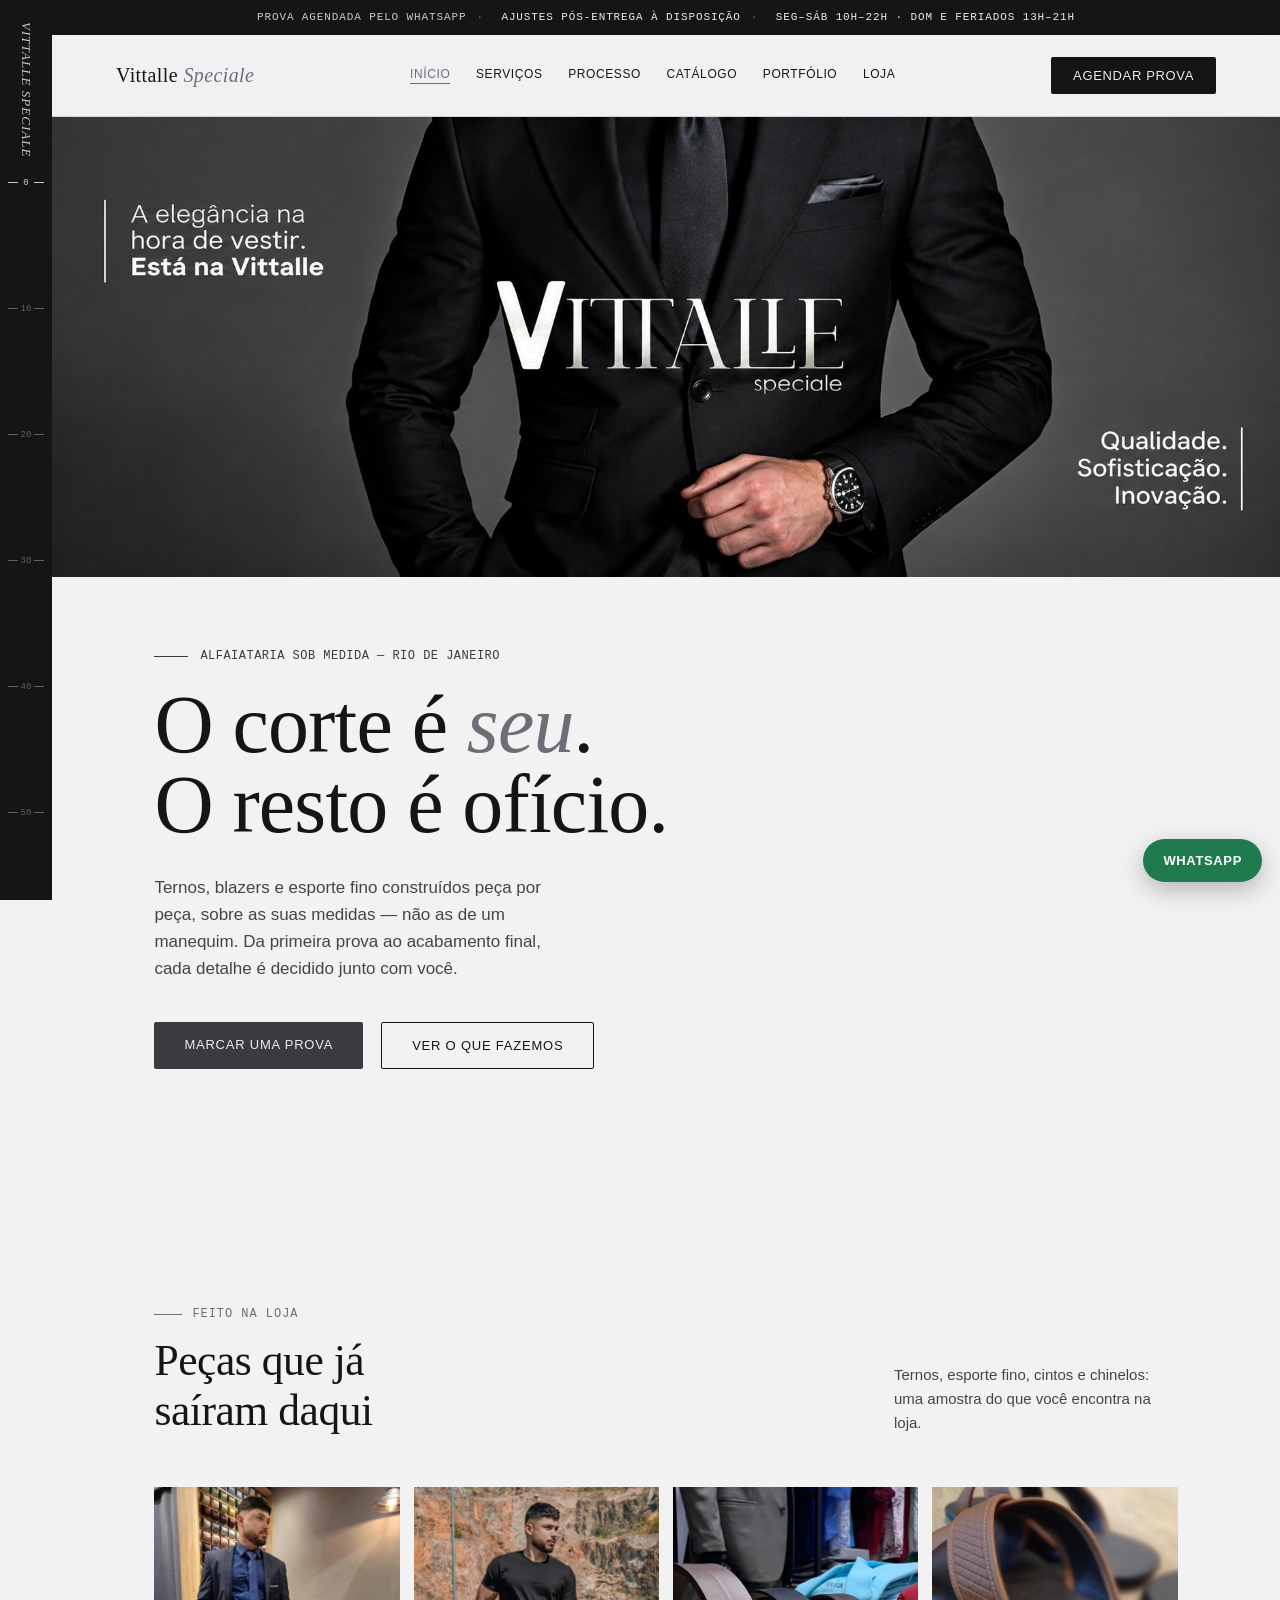
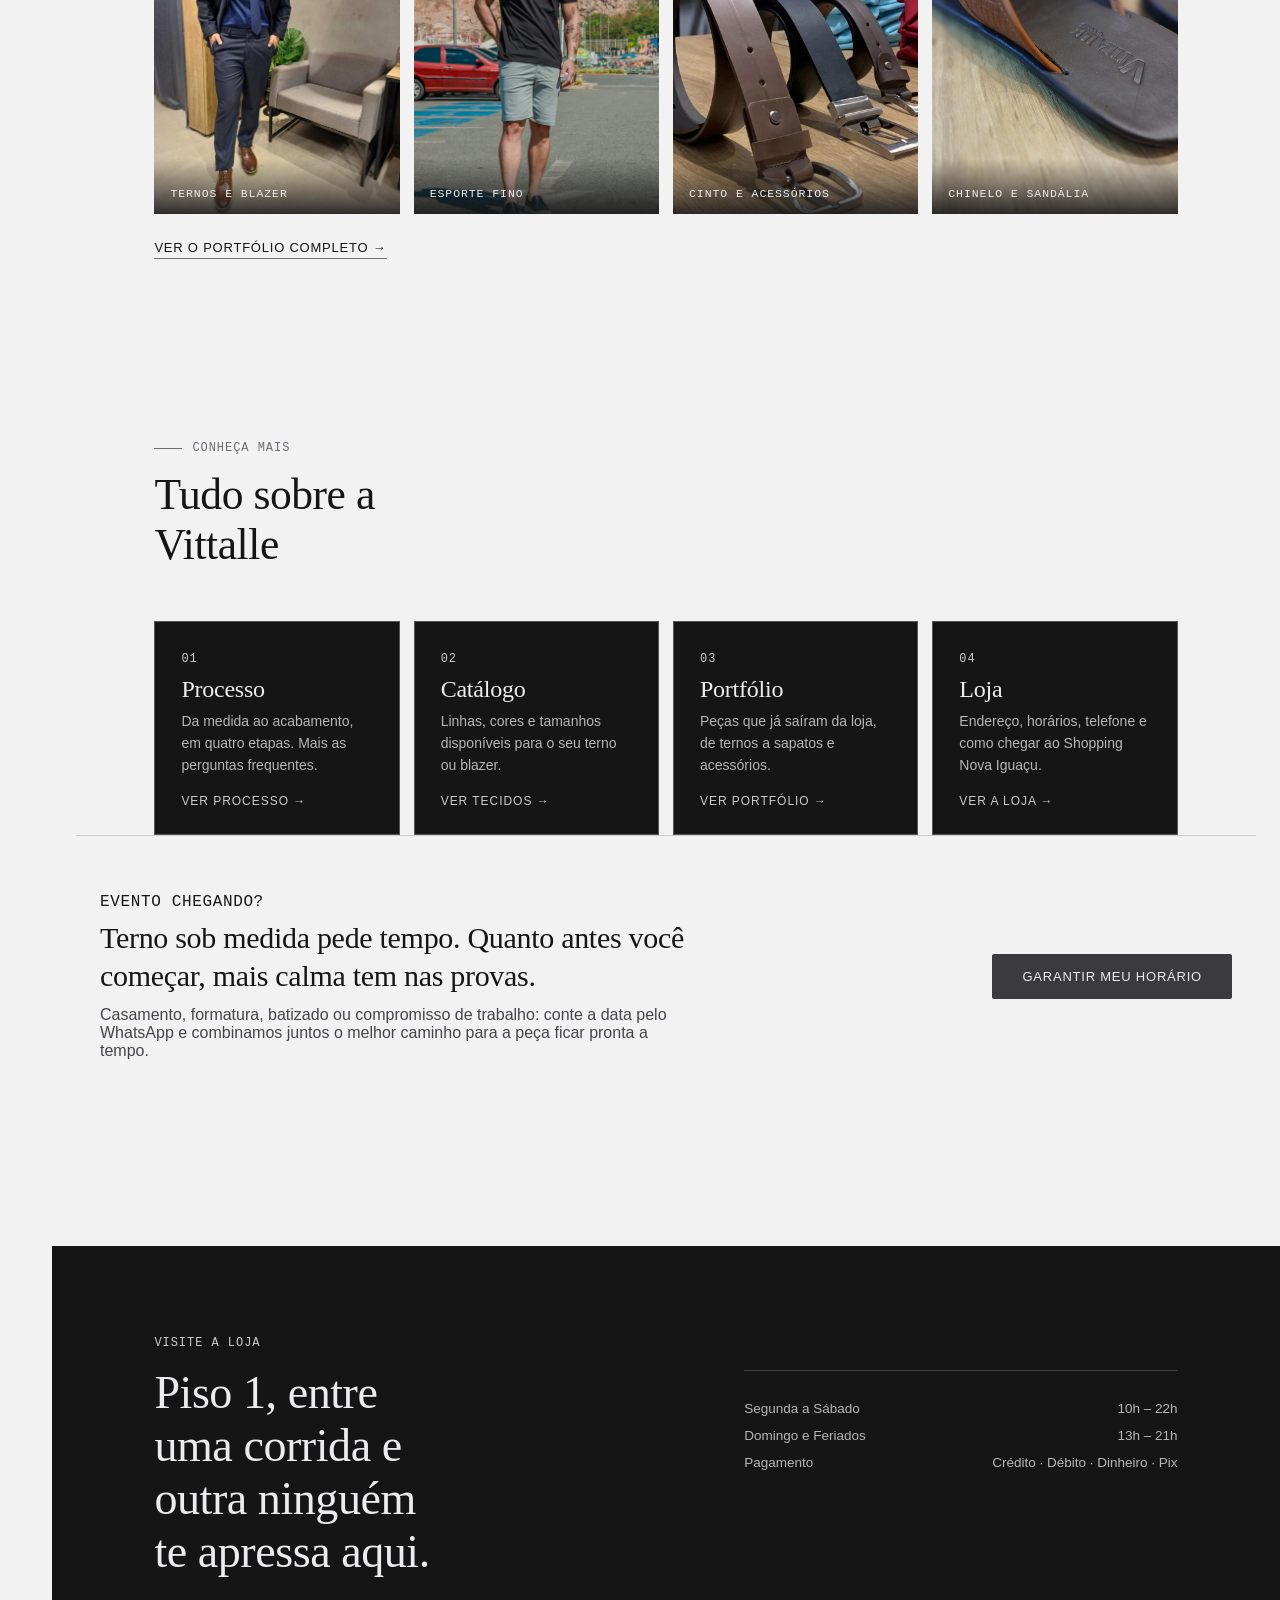
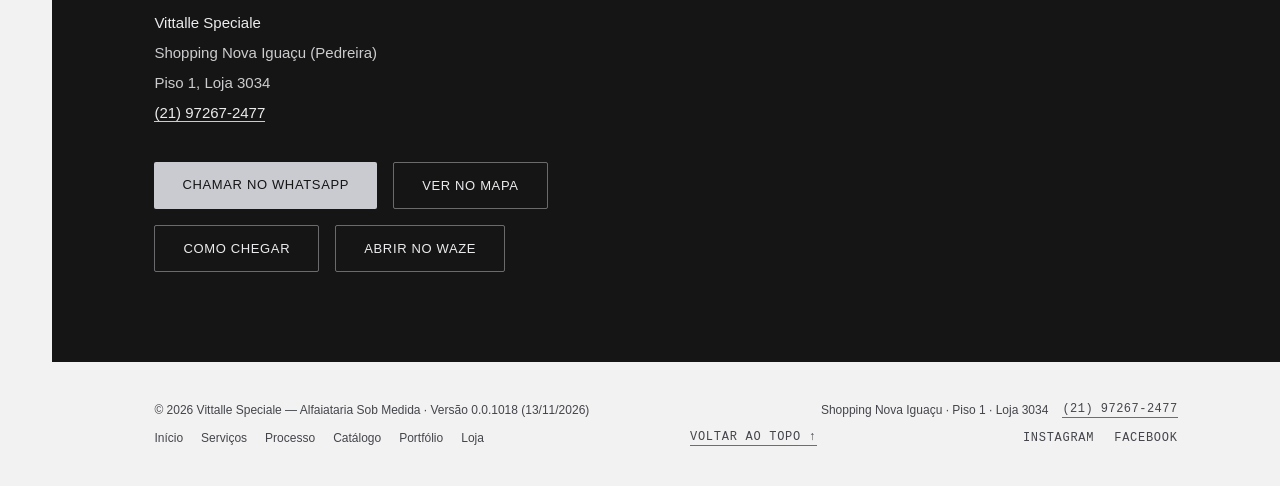
<file: index.html>
<!DOCTYPE html>
<html lang="pt-BR">
<head>
<meta charset="UTF-8">
<meta http-equiv="Content-Security-Policy" content="default-src 'self'; script-src 'self' 'sha256-WZRJfWvsnNCPcxzZwvyhovnZGqhZaC+8gPGPRbx6wTk='; style-src 'self' 'unsafe-inline' https://fonts.googleapis.com; font-src https://fonts.gstatic.com; img-src 'self' data:; object-src 'none'; base-uri 'self'; form-action 'none'">
<meta name="referrer" content="strict-origin-when-cross-origin">
<meta name="viewport" content="width=device-width, initial-scale=1.0">
<title>Vittalle Speciale — Alfaiataria Sob Medida | Shopping Nova Iguaçu</title>
<meta name="description" content="Alfaiataria sob medida no Shopping Nova Iguaçu. Ternos, blazers e esporte fino feitos à mão, com corte exclusivo para cada cliente.">
<meta name="theme-color" content="#151516">
<script>document.documentElement.classList.add("js");</script>
<link rel="canonical" href="https://vittallespeciale.com.br/">
<link rel="icon" href="data:image/svg+xml,%3Csvg xmlns='http://www.w3.org/2000/svg' viewBox='0 0 64 64'%3E%3Crect width='64' height='64' fill='%23151516'/%3E%3Ctext x='32' y='45' font-family='Georgia,serif' font-size='40' font-weight='700' text-anchor='middle' fill='%23C9CBD0'%3EV%3C/text%3E%3C/svg%3E">
<meta property="og:type" content="website">
<meta property="og:locale" content="pt_BR">
<meta property="og:site_name" content="Vittalle Speciale">
<meta property="og:url" content="https://vittallespeciale.com.br/">
<meta property="og:title" content="Vittalle Speciale — Alfaiataria Sob Medida | Shopping Nova Iguaçu">
<meta property="og:description" content="Alfaiataria sob medida no Shopping Nova Iguaçu. Ternos, blazers e esporte fino feitos à mão, com corte exclusivo para cada cliente.">
<meta property="og:image" content="https://vittallespeciale.com.br/img/og-vittalle.jpg">
<meta property="og:image:alt" content="Look de blazer azul com camisa branca e óculos escuros, Vittalle Speciale">
<meta property="og:image:width" content="1200">
<meta property="og:image:height" content="630">
<meta name="twitter:card" content="summary_large_image">
<meta name="twitter:image" content="https://vittallespeciale.com.br/img/og-vittalle.jpg">
<meta name="twitter:title" content="Vittalle Speciale — Alfaiataria Sob Medida | Shopping Nova Iguaçu">
<meta name="twitter:description" content="Alfaiataria sob medida no Shopping Nova Iguaçu. Ternos, blazers e esporte fino feitos à mão, com corte exclusivo para cada cliente.">
<script type="application/ld+json">
{
  "@context": "https://schema.org",
  "@type": "ClothingStore",
  "name": "Vittalle Speciale",
  "description": "Alfaiataria sob medida: ternos, blazers e esporte fino.",
  "url": "https://vittallespeciale.com.br/",
  "telephone": "+55 21 97267-2477",
  "paymentAccepted": "Cartão de crédito, cartão de débito, dinheiro, Pix",
  "image": "https://vittallespeciale.com.br/img/og-vittalle.jpg",
  "address": {
    "@type": "PostalAddress",
    "streetAddress": "Shopping Nova Iguaçu, Piso 1, Loja 3034",
    "addressLocality": "Nova Iguaçu",
    "addressRegion": "RJ",
    "addressCountry": "BR"
  },
  "areaServed": [
    { "@type": "City", "name": "Nova Iguaçu" },
    { "@type": "AdministrativeArea", "name": "Baixada Fluminense" }
  ],
  "hasMap": "https://www.google.com/maps/place/Vittalle+Speciale/@-22.7642281,-43.4651447,17z",
  "geo": { "@type": "GeoCoordinates", "latitude": -22.7642281, "longitude": -43.4651447 },
  "openingHoursSpecification": [
    { "@type": "OpeningHoursSpecification", "dayOfWeek": ["Monday","Tuesday","Wednesday","Thursday","Friday","Saturday"], "opens": "10:00", "closes": "22:00" },
    { "@type": "OpeningHoursSpecification", "dayOfWeek": "Sunday", "opens": "13:00", "closes": "21:00" }
  ],
  "sameAs": [
    "https://www.instagram.com/vittalle.speciale",
    "https://www.facebook.com/people/Vittalle-speciale/61560996083822/"
  ]
}
</script>
<link rel="preconnect" href="https://fonts.googleapis.com">
<link rel="preconnect" href="https://fonts.gstatic.com" crossorigin>
<link href="https://fonts.googleapis.com/css2?family=Fraunces:ital,opsz,wght@0,9..144,300;0,9..144,400;0,9..144,500;0,9..144,600;1,9..144,400&family=Inter:wght@300;400;500;600&family=JetBrains+Mono:wght@400;500&display=swap" rel="stylesheet">
<link rel="stylesheet" href="style.css?v=22">
</head>
<body>

<a class="skip-link" href="#conteudo">Pular para o conteúdo</a>

<div class="tape-rail" aria-hidden="false">
  <div class="brand-mark">VITTALLE SPECIALE</div>
  <div class="tape-ticks" id="tapeTicks">
    <div class="tick active" data-href="index.html" aria-label="Início" style="top:0%">0</div>
    <div class="tick" data-href="servicos.html" aria-label="Serviços" style="top:18%">10</div>
    <div class="tick" data-href="processo.html" aria-label="Processo" style="top:36%">20</div>
    <div class="tick" data-href="tecidos.html" aria-label="Catálogo" style="top:54%">30</div>
    <div class="tick" data-href="portfolio.html" aria-label="Portfólio" style="top:72%">40</div>
    <div class="tick" data-href="loja.html" aria-label="Loja" style="top:90%">50</div>
  </div>
</div>

<div class="wrap">

  <div class="announce" role="note">
    <span class="i"><b>Prova agendada pelo WhatsApp</b></span><span class="sep">·</span>
    <span class="i">Ajustes pós-entrega à disposição</span><span class="sep">·</span>
    <span class="i">Seg–Sáb 10h–22h · Dom e feriados 13h–21h</span>
  </div>

  <header class="top" id="topo">
    <a class="logo" href="index.html" style="text-decoration:none;color:inherit">Vittalle <em>Speciale</em></a>
    <nav class="links" aria-label="Menu principal">
      <a href="index.html" aria-current="page">Início</a>
      <a href="servicos.html">Serviços</a><a href="processo.html">Processo</a><a href="tecidos.html">Catálogo</a><a href="portfolio.html">Portfólio</a><a href="loja.html">Loja</a>
    </nav>
    <a class="cta-btn" href="https://wa.me/5521972672477?text=Ol%C3%A1%2C%20vi%20o%20site%20da%20Vittalle%20Speciale%20e%20gostaria%20de%20agendar%20uma%20prova.%20Posso%20informar%20o%20melhor%20dia%20e%20hor%C3%A1rio%3F" target="_blank" rel="noopener">Agendar prova</a>
  </header>

  <main id="conteudo">
  <section class="banner" aria-label="Vittalle Speciale">
    <picture>
      <source media="(max-width:700px)" srcset="img/banner-m.jpg?v=1">
      <img src="img/banner.jpg?v=1" alt="Vittalle Speciale: a elegância na hora de vestir. Qualidade, sofisticação, inovação." width="1800" height="675" fetchpriority="high" decoding="async">
    </picture>
  </section>

  <section class="hero">
    <div class="hero-copy">
      <div class="eyebrow mono">Alfaiataria sob medida — Rio de Janeiro</div>
      <h1>O corte é <span class="ital">seu</span>.<br>O resto é ofício.</h1>
      <p class="sub">Ternos, blazers e esporte fino construídos peça por peça, sobre as suas medidas — não as de um manequim. Da primeira prova ao acabamento final, cada detalhe é decidido junto com você.</p>
      <div class="actions">
        <a class="btn-primary" href="https://wa.me/5521972672477?text=Ol%C3%A1%2C%20vi%20o%20site%20da%20Vittalle%20Speciale%20e%20gostaria%20de%20agendar%20uma%20prova.%20Posso%20informar%20o%20melhor%20dia%20e%20hor%C3%A1rio%3F" target="_blank" rel="noopener">Marcar uma prova</a>
        <a class="btn-ghost" href="servicos.html">Ver o que fazemos</a>
      </div>
    </div>
  </section>

  <section class="showcase" id="pecas" aria-labelledby="pecas-t">
    <div class="section-head">
      <div>
        <span class="tag">Feito na loja</span>
        <h2 id="pecas-t">Peças que já saíram daqui</h2>
      </div>
      <p>Ternos, esporte fino, cintos e chinelos: uma amostra do que você encontra na loja.</p>
    </div>
    <div class="showcase-grid">
      <a class="showcase-item" href="portfolio.html"><img src="img/fotos/loja-39.jpg" alt="Terno azul-marinho com camisa e gravata, na loja da Vittalle Speciale" width="1000" height="1333" loading="lazy" decoding="async"><span class="cap">Ternos e Blazer</span></a>
      <a class="showcase-item" href="portfolio.html"><img src="img/fotos/dsc7387.jpg" alt="Look esporte fino com camiseta preta e bermuda da Vittalle Speciale" width="1000" height="1510" loading="lazy" decoding="async"><span class="cap">Esporte Fino</span></a>
      <a class="showcase-item" href="portfolio.html"><img src="img/fotos/cintos.jpg" alt="Cintos de couro da Vittalle Speciale" width="1000" height="1000" loading="lazy" decoding="async"><span class="cap">Cinto e Acessórios</span></a>
      <a class="showcase-item" href="portfolio.html"><img src="img/fotos/sandalia.jpg" alt="Chinelo de couro com a marca Vittalle" width="1000" height="1250" loading="lazy" decoding="async"><span class="cap">Chinelo e Sandália</span></a>
    </div>
    <a class="more-link" href="portfolio.html">Ver o portfólio completo →</a>
  </section>

  <section class="explore" id="explorar">
    <div class="section-head">
      <div>
        <span class="tag">Conheça mais</span>
        <h2>Tudo sobre a Vittalle</h2>
      </div>
    </div>
    <div class="explore-grid">
      <a class="explore-card" href="processo.html"><div><span class="mono">01</span><h3>Processo</h3><p>Da medida ao acabamento, em quatro etapas. Mais as perguntas frequentes.</p></div><span class="go">Ver processo →</span></a>
      <a class="explore-card" href="tecidos.html"><div><span class="mono">02</span><h3>Catálogo</h3><p>Linhas, cores e tamanhos disponíveis para o seu terno ou blazer.</p></div><span class="go">Ver tecidos →</span></a>
      <a class="explore-card" href="portfolio.html"><div><span class="mono">03</span><h3>Portfólio</h3><p>Peças que já saíram da loja, de ternos a sapatos e acessórios.</p></div><span class="go">Ver portfólio →</span></a>
      <a class="explore-card" href="loja.html"><div><span class="mono">04</span><h3>Loja</h3><p>Endereço, horários, telefone e como chegar ao Shopping Nova Iguaçu.</p></div><span class="go">Ver a loja →</span></a>
    </div>
  </section>

  <section class="date-cta" aria-labelledby="date-cta-t">
    <div>
      <span class="tag mono">Evento chegando?</span>
      <h2 id="date-cta-t">Terno sob medida pede tempo. Quanto antes você começar, mais calma tem nas provas.</h2>
      <p>Casamento, formatura, batizado ou compromisso de trabalho: conte a data pelo WhatsApp e combinamos juntos o melhor caminho para a peça ficar pronta a tempo.</p>
    </div>
    <a class="btn-primary" href="https://wa.me/5521972672477?text=Ol%C3%A1%2C%20vi%20o%20site%20da%20Vittalle%20Speciale%2C%20tenho%20uma%20data%20marcada%20e%20gostaria%20de%20saber%20como%20garantir%20meu%20terno%20a%20tempo.%20Posso%20conversar%20com%20voc%C3%AAs%3F" target="_blank" rel="noopener">Garantir meu horário</a>
  </section>

  <section class="location" id="local">
    <div>
      <span class="tag mono">Visite a loja</span>
      <h2>Piso 1, entre uma corrida e outra ninguém te apressa aqui.</h2>
      <div class="details">
        <b>Vittalle Speciale</b><br>
        Shopping Nova Iguaçu (Pedreira)<br>
        Piso 1, Loja 3034<br>
        <a class="tel-link" href="tel:+5521972672477" aria-label="Ligar para a Vittalle Speciale: 21 97267-2477">(21) 97267-2477</a>
      </div>
      <div class="loc-actions">
        <a class="btn-light" href="https://wa.me/5521972672477?text=Ol%C3%A1%2C%20vi%20o%20site%20da%20Vittalle%20Speciale%20e%20gostaria%20de%20agendar%20uma%20prova.%20Posso%20informar%20o%20melhor%20dia%20e%20hor%C3%A1rio%3F" target="_blank" rel="noopener">Chamar no WhatsApp</a>
        <a class="btn-outline-light" href="https://www.google.com/maps/place/Vittalle+Speciale/@-22.7642281,-43.4651447,17z" target="_blank" rel="noopener">Ver no mapa</a>
        <a class="btn-outline-light" href="https://www.google.com/maps/dir/?api=1&amp;destination=-22.7642281,-43.4651447" target="_blank" rel="noopener">Como chegar</a>
        <a class="btn-outline-light" href="https://waze.com/ul?ll=-22.7642281,-43.4651447&amp;navigate=yes" target="_blank" rel="noopener">Abrir no Waze</a>
      </div>
    </div>
    <div>
      <div class="hours">
        <div class="hours-row"><span>Segunda a Sábado</span><span>10h – 22h</span></div>
        <div class="hours-row"><span>Domingo e Feriados</span><span>13h – 21h</span></div>
        <div class="hours-row"><span>Pagamento</span><span>Crédito · Débito · Dinheiro · Pix</span></div>
      </div>
    </div>
  </section>

  </main>

  <a class="wa-float" href="https://wa.me/5521972672477?text=Ol%C3%A1%2C%20vi%20o%20site%20da%20Vittalle%20Speciale%20e%20gostaria%20de%20agendar%20uma%20prova.%20Posso%20informar%20o%20melhor%20dia%20e%20hor%C3%A1rio%3F" target="_blank" rel="noopener" aria-label="Falar com a Vittalle no WhatsApp">WhatsApp</a>

  <footer>
    <div>© 2026 Vittalle Speciale — Alfaiataria Sob Medida <span class="site-version">· Versão 0.0.1018 (13/11/2026)</span></div>
    <div class="foot-contact"><span>Shopping Nova Iguaçu · Piso 1 · Loja 3034</span><a href="tel:+5521972672477" aria-label="Ligar para a Vittalle Speciale: 21 97267-2477">(21) 97267-2477</a></div>
    <div class="foot-nav"><a href="index.html">Início</a><a href="servicos.html">Serviços</a><a href="processo.html">Processo</a><a href="tecidos.html">Catálogo</a><a href="portfolio.html">Portfólio</a><a href="loja.html">Loja</a></div>
    <a class="foot-top" href="#top">Voltar ao topo <span aria-hidden="true">↑</span></a>
    <div class="socials">
      <a href="https://www.instagram.com/vittalle.speciale" target="_blank" rel="noopener">Instagram</a>
      <a href="https://www.facebook.com/people/Vittalle-speciale/61560996083822/" target="_blank" rel="noopener">Facebook</a>
    </div>
  </footer>

</div>
<script src="app.js?v=2"></script>
</body>
</html>
</file>
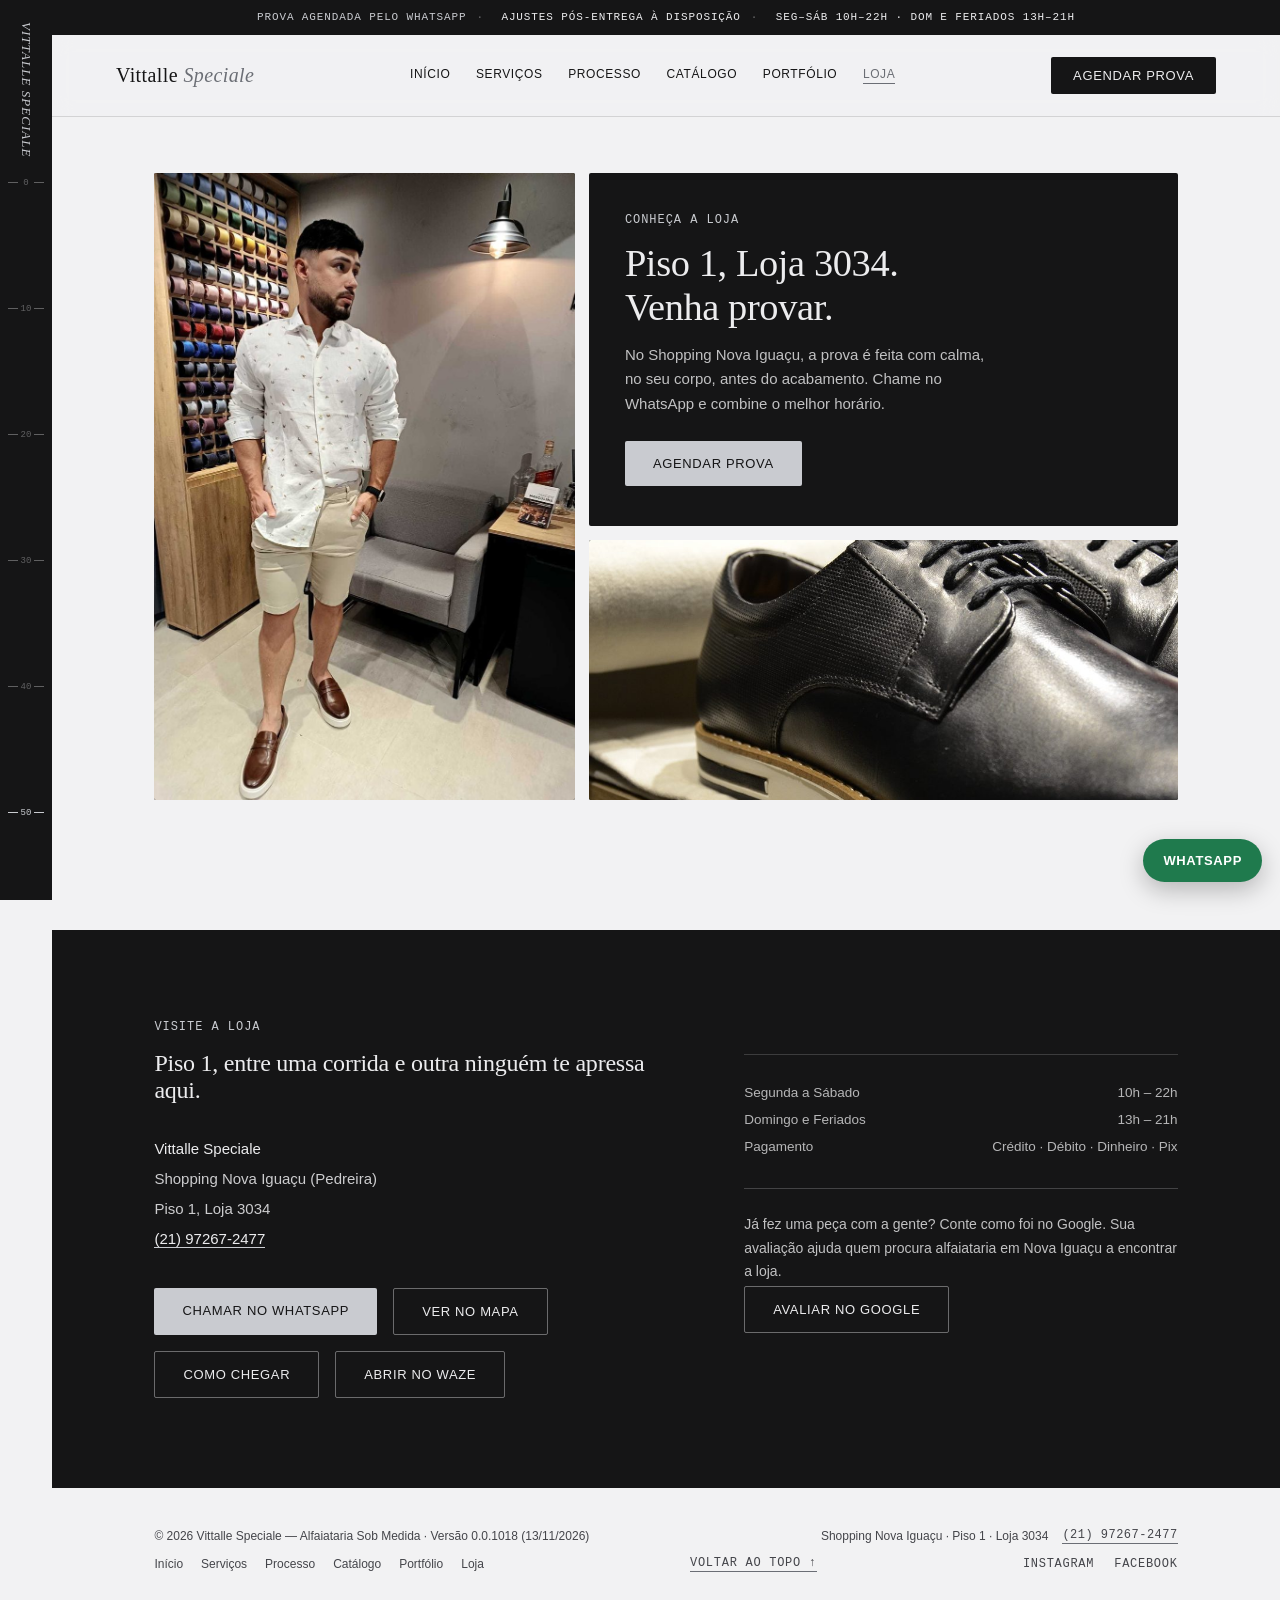
<file: loja.html>
<!DOCTYPE html>
<html lang="pt-BR">
<head>
<meta charset="UTF-8">
<meta http-equiv="Content-Security-Policy" content="default-src 'self'; script-src 'self' 'sha256-WZRJfWvsnNCPcxzZwvyhovnZGqhZaC+8gPGPRbx6wTk='; style-src 'self' 'unsafe-inline' https://fonts.googleapis.com; font-src https://fonts.gstatic.com; img-src 'self' data:; object-src 'none'; base-uri 'self'; form-action 'none'">
<meta name="referrer" content="strict-origin-when-cross-origin">
<meta name="viewport" content="width=device-width, initial-scale=1.0">
<title>A loja e como chegar — Vittalle Speciale</title>
<meta name="description" content="Shopping Nova Iguaçu (Pedreira), Piso 1, Loja 3034. Horários, telefone, formas de pagamento e como chegar.">
<meta name="theme-color" content="#151516">
<script>document.documentElement.classList.add("js");</script>
<link rel="canonical" href="https://vittallespeciale.com.br/loja.html">
<script type="application/ld+json">
{"@context":"https://schema.org","@type":"BreadcrumbList","itemListElement":[{"@type":"ListItem","position":1,"name":"Início","item":"https://vittallespeciale.com.br/"},{"@type":"ListItem","position":2,"name":"Loja","item":"https://vittallespeciale.com.br/loja.html"}]}
</script>
<link rel="icon" href="data:image/svg+xml,%3Csvg xmlns='http://www.w3.org/2000/svg' viewBox='0 0 64 64'%3E%3Crect width='64' height='64' fill='%23151516'/%3E%3Ctext x='32' y='45' font-family='Georgia,serif' font-size='40' font-weight='700' text-anchor='middle' fill='%23C9CBD0'%3EV%3C/text%3E%3C/svg%3E">
<meta property="og:type" content="website">
<meta property="og:locale" content="pt_BR">
<meta property="og:site_name" content="Vittalle Speciale">
<meta property="og:url" content="https://vittallespeciale.com.br/loja.html">
<meta property="og:title" content="A loja e como chegar — Vittalle Speciale">
<meta property="og:description" content="Shopping Nova Iguaçu (Pedreira), Piso 1, Loja 3034. Horários, telefone, formas de pagamento e como chegar.">
<meta property="og:image" content="https://vittallespeciale.com.br/img/og-vittalle.jpg">
<meta property="og:image:alt" content="Look de blazer azul com camisa branca e óculos escuros, Vittalle Speciale">
<meta property="og:image:width" content="1200">
<meta property="og:image:height" content="630">
<meta name="twitter:card" content="summary_large_image">
<meta name="twitter:image" content="https://vittallespeciale.com.br/img/og-vittalle.jpg">
<meta name="twitter:title" content="A loja e como chegar — Vittalle Speciale">
<meta name="twitter:description" content="Shopping Nova Iguaçu (Pedreira), Piso 1, Loja 3034. Horários, telefone, formas de pagamento e como chegar.">

<link rel="preconnect" href="https://fonts.googleapis.com">
<link rel="preconnect" href="https://fonts.gstatic.com" crossorigin>
<link href="https://fonts.googleapis.com/css2?family=Fraunces:ital,opsz,wght@0,9..144,300;0,9..144,400;0,9..144,500;0,9..144,600;1,9..144,400&family=Inter:wght@300;400;500;600&family=JetBrains+Mono:wght@400;500&display=swap" rel="stylesheet">
<link rel="stylesheet" href="style.css?v=22">
</head>
<body>

<a class="skip-link" href="#conteudo">Pular para o conteúdo</a>

<div class="tape-rail" aria-hidden="false">
  <div class="brand-mark">VITTALLE SPECIALE</div>
  <div class="tape-ticks" id="tapeTicks">
    <div class="tick" data-href="index.html" aria-label="Início" style="top:0%">0</div>
    <div class="tick" data-href="servicos.html" aria-label="Serviços" style="top:18%">10</div>
    <div class="tick" data-href="processo.html" aria-label="Processo" style="top:36%">20</div>
    <div class="tick" data-href="tecidos.html" aria-label="Catálogo" style="top:54%">30</div>
    <div class="tick" data-href="portfolio.html" aria-label="Portfólio" style="top:72%">40</div>
    <div class="tick active" data-href="loja.html" aria-label="Loja" style="top:90%">50</div>
  </div>
</div>

<div class="wrap">

  <div class="announce" role="note">
    <span class="i"><b>Prova agendada pelo WhatsApp</b></span><span class="sep">·</span>
    <span class="i">Ajustes pós-entrega à disposição</span><span class="sep">·</span>
    <span class="i">Seg–Sáb 10h–22h · Dom e feriados 13h–21h</span>
  </div>

  <header class="top" id="topo">
    <a class="logo" href="index.html" style="text-decoration:none;color:inherit">Vittalle <em>Speciale</em></a>
    <nav class="links" aria-label="Menu principal">
      <a href="index.html">Início</a>
      <a href="servicos.html">Serviços</a><a href="processo.html">Processo</a><a href="tecidos.html">Catálogo</a><a href="portfolio.html">Portfólio</a><a href="loja.html" aria-current="page">Loja</a>
    </nav>
    <a class="cta-btn" href="https://wa.me/5521972672477?text=Ol%C3%A1%2C%20vi%20o%20site%20da%20Vittalle%20Speciale%20e%20gostaria%20de%20agendar%20uma%20prova.%20Posso%20informar%20o%20melhor%20dia%20e%20hor%C3%A1rio%3F" target="_blank" rel="noopener">Agendar prova</a>
  </header>

  <main id="conteudo">
  <section class="store page-top" id="loja">
    <div class="store-grid">
      <div class="store-photo"><img width="1000" height="1333" src="img/fotos/loja-30.jpg" alt="Cliente na loja Vittalle Speciale, no Shopping Nova Iguaçu" style="object-position:center 30%" loading="lazy" decoding="async"></div>
      <div class="store-col">
        <div class="store-card">
          <span class="tag">Conheça a loja</span>
          <h2>Piso 1, Loja 3034. Venha provar.</h2>
          <p>No Shopping Nova Iguaçu, a prova é feita com calma, no seu corpo, antes do acabamento. Chame no WhatsApp e combine o melhor horário.</p>
          <a class="btn-light" href="https://wa.me/5521972672477?text=Ol%C3%A1%2C%20vi%20o%20site%20da%20Vittalle%20Speciale%20e%20gostaria%20de%20agendar%20uma%20prova.%20Posso%20informar%20o%20melhor%20dia%20e%20hor%C3%A1rio%3F" target="_blank" rel="noopener">Agendar prova</a>
        </div>
        <div class="store-photo store-wide"><img width="1000" height="1510" src="img/fotos/dsc6180.jpg" alt="Sapatos e malhas em exposição na loja Vittalle" style="object-position:center 55%" loading="lazy" decoding="async"></div>
      </div>
    </div>
  </section>

  <section class="location" id="local">
    <div>
      <span class="tag mono">Visite a loja</span>
      <h1>Piso 1, entre uma corrida e outra ninguém te apressa aqui.</h1>
      <div class="details">
        <b>Vittalle Speciale</b><br>
        Shopping Nova Iguaçu (Pedreira)<br>
        Piso 1, Loja 3034<br>
        <a class="tel-link" href="tel:+5521972672477" aria-label="Ligar para a Vittalle Speciale: 21 97267-2477">(21) 97267-2477</a>
      </div>
      <div class="loc-actions">
        <a class="btn-light" href="https://wa.me/5521972672477?text=Ol%C3%A1%2C%20vi%20o%20site%20da%20Vittalle%20Speciale%20e%20gostaria%20de%20agendar%20uma%20prova.%20Posso%20informar%20o%20melhor%20dia%20e%20hor%C3%A1rio%3F" target="_blank" rel="noopener">Chamar no WhatsApp</a>
        <a class="btn-outline-light" href="https://www.google.com/maps/place/Vittalle+Speciale/@-22.7642281,-43.4651447,17z" target="_blank" rel="noopener">Ver no mapa</a>
        <a class="btn-outline-light" href="https://www.google.com/maps/dir/?api=1&amp;destination=-22.7642281,-43.4651447" target="_blank" rel="noopener">Como chegar</a>
        <a class="btn-outline-light" href="https://waze.com/ul?ll=-22.7642281,-43.4651447&amp;navigate=yes" target="_blank" rel="noopener">Abrir no Waze</a>
      </div>
    </div>
    <div>
      <div class="hours">
        <div class="hours-row"><span>Segunda a Sábado</span><span>10h – 22h</span></div>
        <div class="hours-row"><span>Domingo e Feriados</span><span>13h – 21h</span></div>
        <div class="hours-row"><span>Pagamento</span><span>Crédito · Débito · Dinheiro · Pix</span></div>
      </div>
      <div class="review-note">
        <p>Já fez uma peça com a gente? Conte como foi no Google. Sua avaliação ajuda quem procura alfaiataria em Nova Iguaçu a encontrar a loja.</p>
        <a class="btn-outline-light" href="https://www.google.com/maps/place/Vittalle+Speciale/@-22.7642281,-43.4651447,17z" target="_blank" rel="noopener" aria-label="Avaliar a Vittalle Speciale no Google (abre em nova aba)">Avaliar no Google</a>
      </div>
    </div>
  </section>

  </main>

  <a class="wa-float" href="https://wa.me/5521972672477?text=Ol%C3%A1%2C%20vi%20o%20site%20da%20Vittalle%20Speciale%20e%20gostaria%20de%20agendar%20uma%20prova.%20Posso%20informar%20o%20melhor%20dia%20e%20hor%C3%A1rio%3F" target="_blank" rel="noopener" aria-label="Falar com a Vittalle no WhatsApp">WhatsApp</a>

  <footer>
    <div>© 2026 Vittalle Speciale — Alfaiataria Sob Medida <span class="site-version">· Versão 0.0.1018 (13/11/2026)</span></div>
    <div class="foot-contact"><span>Shopping Nova Iguaçu · Piso 1 · Loja 3034</span><a href="tel:+5521972672477" aria-label="Ligar para a Vittalle Speciale: 21 97267-2477">(21) 97267-2477</a></div>
    <div class="foot-nav"><a href="index.html">Início</a><a href="servicos.html">Serviços</a><a href="processo.html">Processo</a><a href="tecidos.html">Catálogo</a><a href="portfolio.html">Portfólio</a><a href="loja.html">Loja</a></div>
    <a class="foot-top" href="#top">Voltar ao topo <span aria-hidden="true">↑</span></a>
    <div class="socials">
      <a href="https://www.instagram.com/vittalle.speciale" target="_blank" rel="noopener">Instagram</a>
      <a href="https://www.facebook.com/people/Vittalle-speciale/61560996083822/" target="_blank" rel="noopener">Facebook</a>
    </div>
  </footer>

</div>
<script src="app.js?v=2"></script>
</body>
</html>
</file>
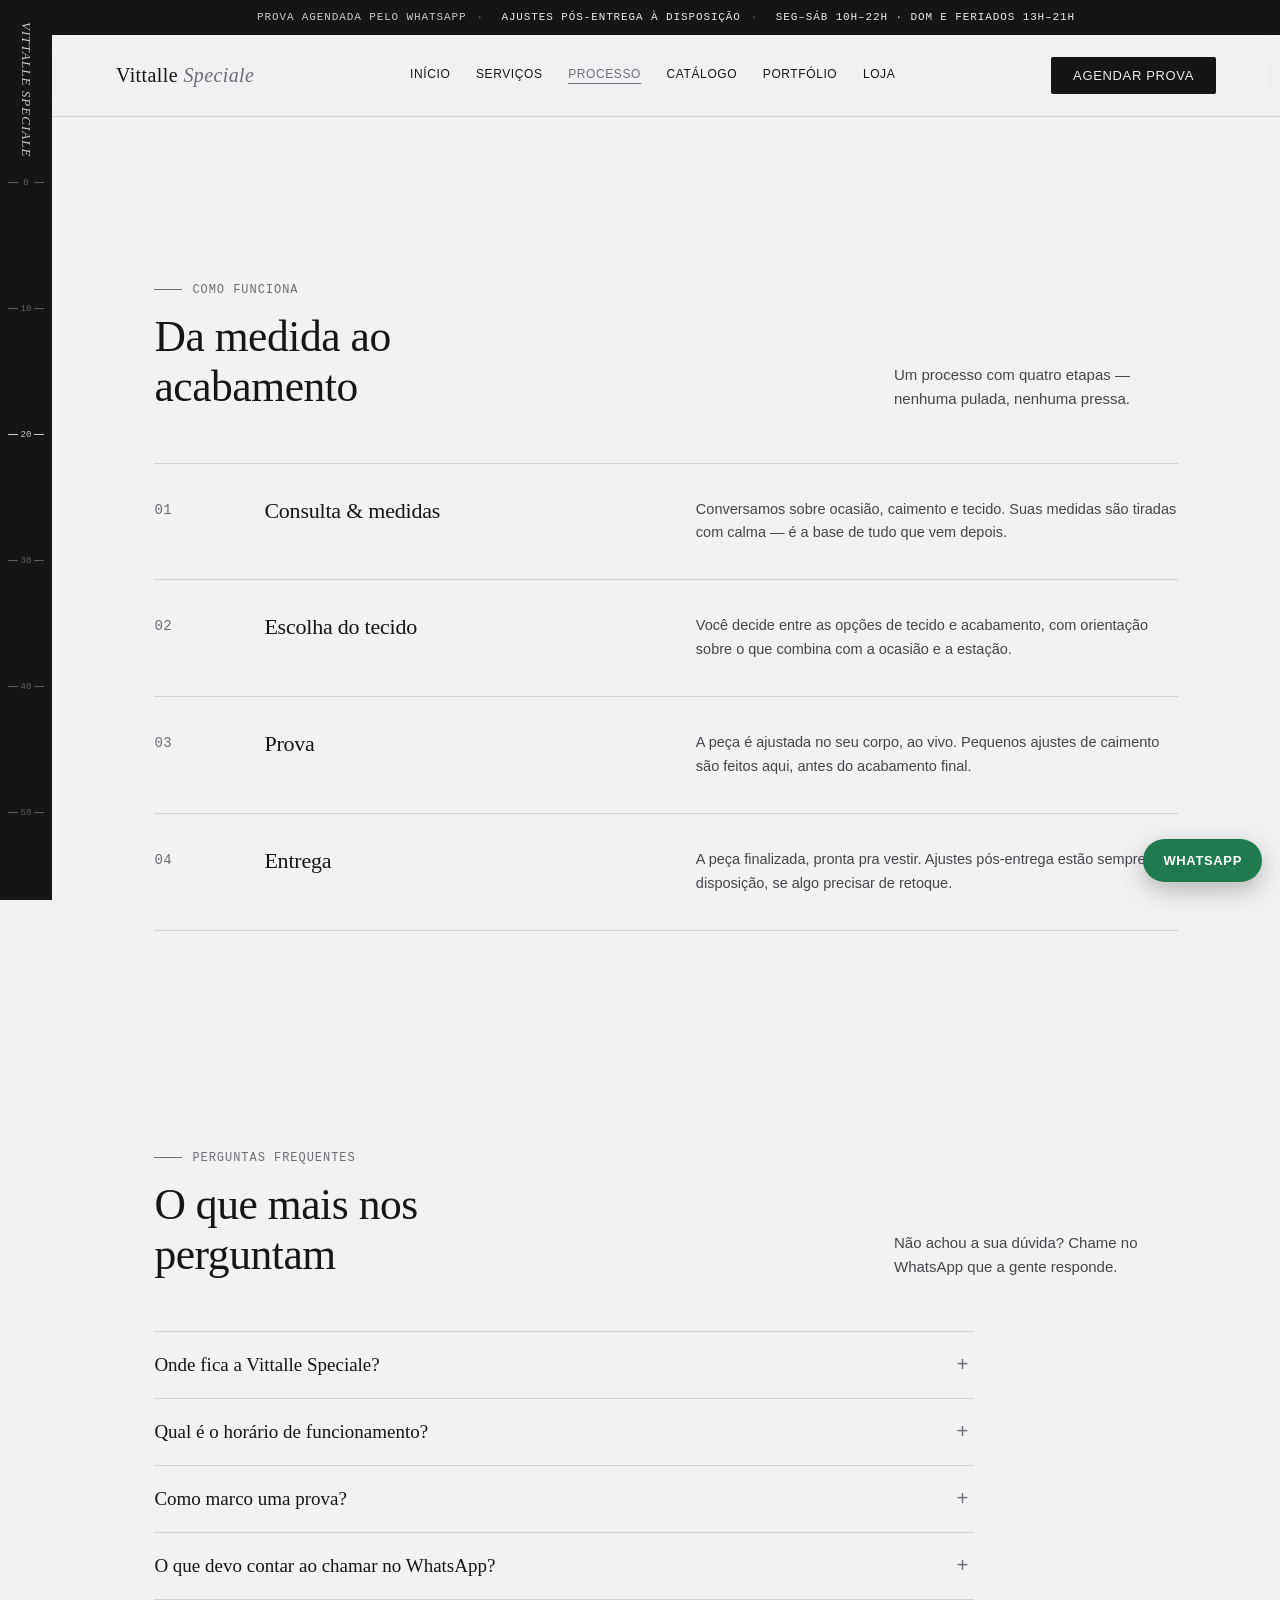
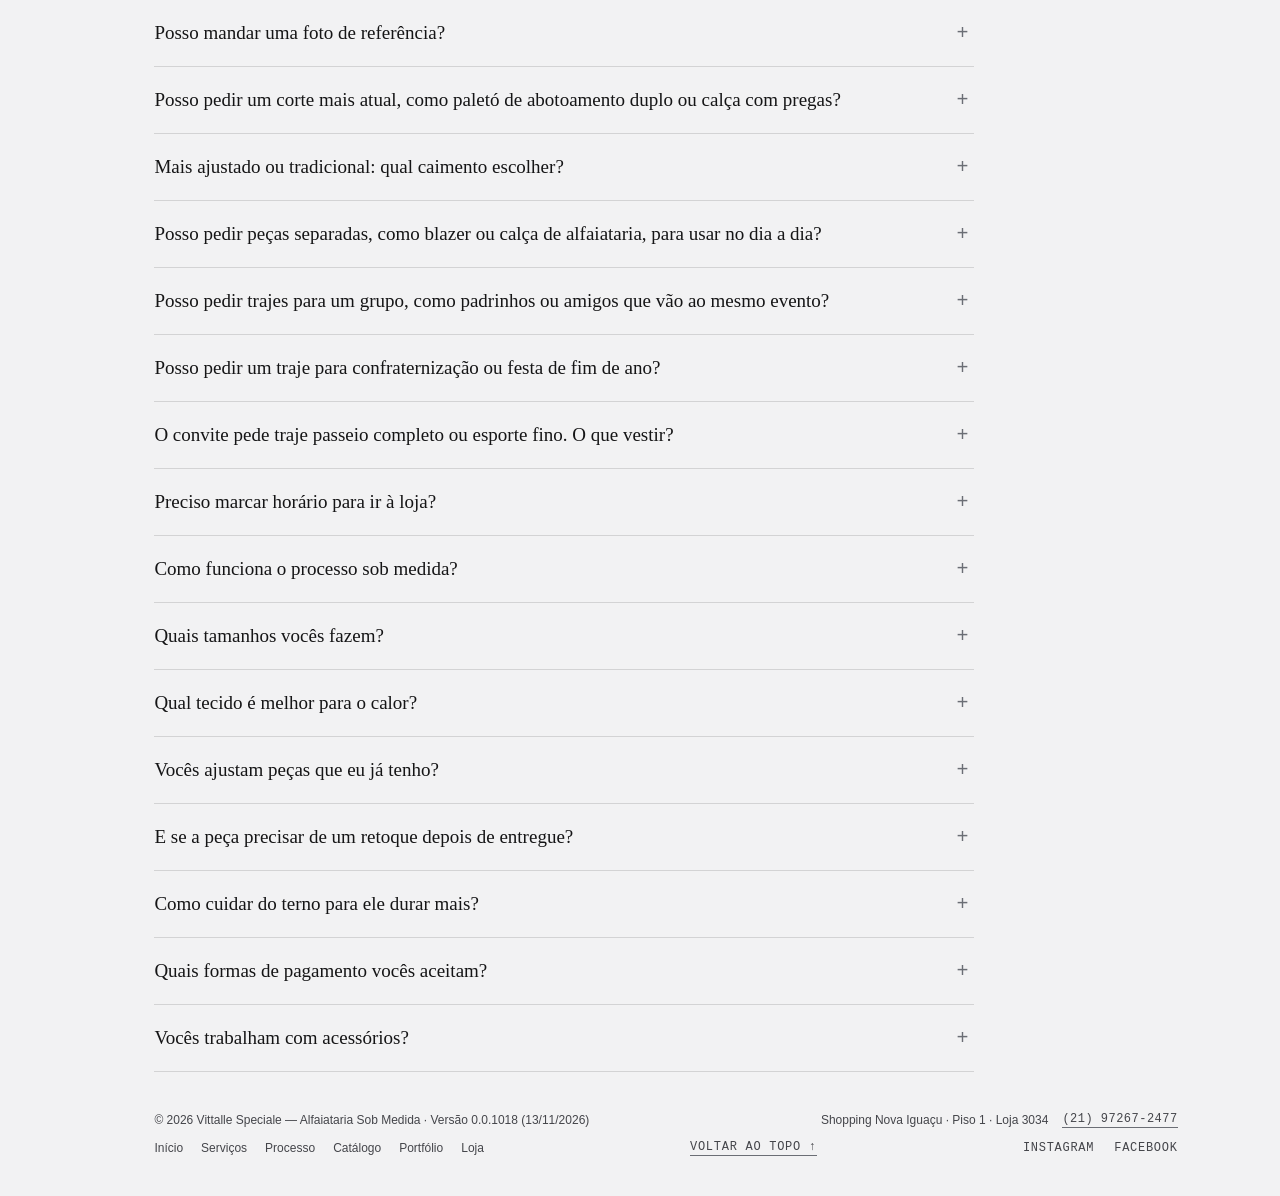
<file: processo.html>
<!DOCTYPE html>
<html lang="pt-BR">
<head>
<meta charset="UTF-8">
<meta http-equiv="Content-Security-Policy" content="default-src 'self'; script-src 'self' 'sha256-WZRJfWvsnNCPcxzZwvyhovnZGqhZaC+8gPGPRbx6wTk='; style-src 'self' 'unsafe-inline' https://fonts.googleapis.com; font-src https://fonts.gstatic.com; img-src 'self' data:; object-src 'none'; base-uri 'self'; form-action 'none'">
<meta name="referrer" content="strict-origin-when-cross-origin">
<meta name="viewport" content="width=device-width, initial-scale=1.0">
<title>Processo e perguntas frequentes — Vittalle Speciale</title>
<meta name="description" content="Como funciona o sob medida na Vittalle Speciale: medidas, tecido, prova e entrega. Perguntas frequentes sobre prazos, tamanhos e pagamento.">
<meta name="theme-color" content="#151516">
<script>document.documentElement.classList.add("js");</script>
<link rel="canonical" href="https://vittallespeciale.com.br/processo.html">
<script type="application/ld+json">
{"@context":"https://schema.org","@type":"BreadcrumbList","itemListElement":[{"@type":"ListItem","position":1,"name":"Início","item":"https://vittallespeciale.com.br/"},{"@type":"ListItem","position":2,"name":"Processo","item":"https://vittallespeciale.com.br/processo.html"}]}
</script>
<link rel="icon" href="data:image/svg+xml,%3Csvg xmlns='http://www.w3.org/2000/svg' viewBox='0 0 64 64'%3E%3Crect width='64' height='64' fill='%23151516'/%3E%3Ctext x='32' y='45' font-family='Georgia,serif' font-size='40' font-weight='700' text-anchor='middle' fill='%23C9CBD0'%3EV%3C/text%3E%3C/svg%3E">
<meta property="og:type" content="website">
<meta property="og:locale" content="pt_BR">
<meta property="og:site_name" content="Vittalle Speciale">
<meta property="og:url" content="https://vittallespeciale.com.br/processo.html">
<meta property="og:title" content="Processo e perguntas frequentes — Vittalle Speciale">
<meta property="og:description" content="Como funciona o sob medida na Vittalle Speciale: medidas, tecido, prova e entrega. Perguntas frequentes sobre prazos, tamanhos e pagamento.">
<meta property="og:image" content="https://vittallespeciale.com.br/img/og-vittalle.jpg">
<meta property="og:image:alt" content="Look de blazer azul com camisa branca e óculos escuros, Vittalle Speciale">
<meta property="og:image:width" content="1200">
<meta property="og:image:height" content="630">
<meta name="twitter:card" content="summary_large_image">
<meta name="twitter:image" content="https://vittallespeciale.com.br/img/og-vittalle.jpg">
<meta name="twitter:title" content="Processo e perguntas frequentes — Vittalle Speciale">
<meta name="twitter:description" content="Como funciona o sob medida na Vittalle Speciale: medidas, tecido, prova e entrega. Perguntas frequentes sobre prazos, tamanhos e pagamento.">
<script type="application/ld+json">
{
  "@context": "https://schema.org",
  "@type": "FAQPage",
  "mainEntity": [
    {
      "@type": "Question",
      "name": "O que devo contar ao chamar no WhatsApp?",
      "acceptedAnswer": {"@type": "Answer", "text": "Conte a ocasião (casamento, formatura, trabalho), a data do evento, se tiver, e o tipo de peça que você imagina. Se já tiver um tecido em mente, diga também. Assim a gente já chega com as opções certas para a sua prova."}
    },
    {
      "@type": "Question",
      "name": "Posso mandar uma foto de referência?",
      "acceptedAnswer": {"@type": "Answer", "text": "Pode. Envie pelo WhatsApp uma foto do estilo que você imagina, junto com a ocasião, e a gente conversa sobre as possibilidades antes da sua prova."}
    },
    {
      "@type": "Question",
      "name": "Posso pedir um corte mais atual, como paletó de abotoamento duplo ou calça com pregas?",
      "acceptedAnswer": {"@type": "Answer", "text": "Pode. Conte no WhatsApp o modelo que você tem em mente, ou mande uma foto, e a gente conversa sobre o caimento e as proporções que combinam com você antes da prova."}
    },
    {
      "@type": "Question",
      "name": "Mais ajustado ou tradicional: qual caimento escolher?",
      "acceptedAnswer": {"@type": "Answer", "text": "Depende de como você quer se sentir na peça. O caimento mais ajustado acompanha o corpo e tem visual mais atual; o tradicional deixa mais folga e conforto para quem passa o dia inteiro de terno. No sob medida, o caimento é definido na prova, a partir das suas medidas e do uso que você vai dar à peça. Conte no WhatsApp a ocasião e como você prefere vestir, e a gente conversa antes da prova."}
    },
    {
      "@type": "Question",
      "name": "Posso pedir peças separadas, como blazer ou calça de alfaiataria, para usar no dia a dia?",
      "acceptedAnswer": {"@type": "Answer", "text": "Pode. Conte no WhatsApp o que você quer vestir e em que ocasiões, e a gente conversa sobre as peças e o caimento antes da prova."}
    },
    {
      "@type": "Question",
      "name": "Posso pedir trajes para um grupo, como padrinhos ou amigos que vão ao mesmo evento?",
      "acceptedAnswer": {"@type": "Answer", "text": "Pode. Conte no WhatsApp a ocasião, a data e quantas pessoas são, e a gente conversa sobre como organizar as provas de cada um antes do evento."}
    },
    {
      "@type": "Question",
      "name": "Posso pedir um traje para confraternização ou festa de fim de ano?",
      "acceptedAnswer": {"@type": "Answer", "text": "Pode. Conte no WhatsApp a data da festa e o estilo que você imagina, e a gente conversa sobre a peça e a prova. Quanto antes você avisar a data, mais tranquilo fica o planejamento."}
    },
    {
      "@type": "Question",
      "name": "O convite pede traje passeio completo ou esporte fino. O que vestir?",
      "acceptedAnswer": {"@type": "Answer", "text": "Passeio completo pede terno com camisa social e gravata, em cores sóbrias como grafite, azul-escuro ou preto. Esporte fino é mais leve: blazer ou paletó com calça de alfaiataria, e a gravata é opcional. Se o convite pedir black tie (traje a rigor), o pedido é smoking. Na dúvida, mande no WhatsApp a foto do convite e a data do evento, e a gente indica a peça certa."}
    },
    {
      "@type": "Question",
      "name": "Preciso marcar horário para ir à loja?",
      "acceptedAnswer": {"@type": "Answer", "text": "Pode ir direto à loja no horário de funcionamento (segunda a sábado, das 10h às 22h; domingos e feriados, das 13h às 21h). Se preferir, chame no WhatsApp, no (21) 97267-2477, e conte a ocasião para a gente combinar a sua prova."}
    },
    {
      "@type": "Question",
      "name": "Onde fica a Vittalle Speciale?",
      "acceptedAnswer": {
        "@type": "Answer",
        "text": "No Shopping Nova Iguaçu (Pedreira), Piso 1, Loja 3034."
      }
    },
    {
      "@type": "Question",
      "name": "Qual é o horário de funcionamento?",
      "acceptedAnswer": {
        "@type": "Answer",
        "text": "De segunda a sábado, das 10h às 22h. Aos domingos e feriados, das 13h às 21h."
      }
    },
    {
      "@type": "Question",
      "name": "Como marco uma prova?",
      "acceptedAnswer": {
        "@type": "Answer",
        "text": "Pelo WhatsApp, no (21) 97267-2477, ou direto na loja. Conte a ocasião e a gente combina o melhor horário."
      }
    },
    {
      "@type": "Question",
      "name": "Como funciona o processo sob medida?",
      "acceptedAnswer": {
        "@type": "Answer",
        "text": "Em quatro etapas: consulta e medidas, escolha do tecido, prova e entrega. Nenhuma etapa é pulada."
      }
    },
    {
      "@type": "Question",
      "name": "Quais tamanhos vocês fazem?",
      "acceptedAnswer": {
        "@type": "Answer",
        "text": "Depende da linha de tecido. Fio Tinto e Elastano Liso vão do 44 ao 70 (o Liso Verde vai do 44 ao 58), Oxford do 44 ao 66, e Tropical e Lã do 46 ao 60."
      }
    },
    {
      "@type": "Question",
      "name": "Qual tecido é melhor para o calor?",
      "acceptedAnswer": {
        "@type": "Answer",
        "text": "A linha Tropical, mistura de lã com poliéster em trama mais aberta e respirável, foi pensada para manter o caimento formal sem pesar no dia quente. Para quem usa o terno com muita frequência, a linha Oxford é mais firme e durável. Chame no WhatsApp, conte a ocasião e a gente indica o tecido certo."
      }
    },
    {
      "@type": "Question",
      "name": "Vocês ajustam peças que eu já tenho?",
      "acceptedAnswer": {
        "@type": "Answer",
        "text": "Sim. Ajustamos caimento, comprimento e estrutura de peças que você já tem."
      }
    },
    {
      "@type": "Question",
      "name": "E se a peça precisar de um retoque depois de entregue?",
      "acceptedAnswer": {
        "@type": "Answer",
        "text": "Os ajustes pós-entrega estão sempre à disposição. É só falar com a gente."
      }
    },
    {
      "@type": "Question",
      "name": "Como cuidar do terno para ele durar mais?",
      "acceptedAnswer": {
        "@type": "Answer",
        "text": "Guarde em cabide largo, que acompanha o ombro, e deixe a peça descansar um dia entre um uso e outro. Escove o tecido depois de usar, tire o que estiver nos bolsos e evite lavar a seco com frequência: para tirar vincos, o vapor costuma bastar. Se surgir alguma dúvida, chame no WhatsApp."
      }
    },
    {
      "@type": "Question",
      "name": "Quais formas de pagamento vocês aceitam?",
      "acceptedAnswer": {
        "@type": "Answer",
        "text": "Aceitamos cartão de crédito, cartão de débito, dinheiro e Pix."
      }
    },
    {
      "@type": "Question",
      "name": "Vocês trabalham com acessórios?",
      "acceptedAnswer": {
        "@type": "Answer",
        "text": "Sim. Cintos, lenços de bolso e os detalhes finais que fecham o conjunto, escolhidos junto com a peça principal."
      }
    }
  ]
}
</script>
<link rel="preconnect" href="https://fonts.googleapis.com">
<link rel="preconnect" href="https://fonts.gstatic.com" crossorigin>
<link href="https://fonts.googleapis.com/css2?family=Fraunces:ital,opsz,wght@0,9..144,300;0,9..144,400;0,9..144,500;0,9..144,600;1,9..144,400&family=Inter:wght@300;400;500;600&family=JetBrains+Mono:wght@400;500&display=swap" rel="stylesheet">
<link rel="stylesheet" href="style.css?v=22">
</head>
<body>

<a class="skip-link" href="#conteudo">Pular para o conteúdo</a>

<div class="tape-rail" aria-hidden="false">
  <div class="brand-mark">VITTALLE SPECIALE</div>
  <div class="tape-ticks" id="tapeTicks">
    <div class="tick" data-href="index.html" aria-label="Início" style="top:0%">0</div>
    <div class="tick" data-href="servicos.html" aria-label="Serviços" style="top:18%">10</div>
    <div class="tick active" data-href="processo.html" aria-label="Processo" style="top:36%">20</div>
    <div class="tick" data-href="tecidos.html" aria-label="Catálogo" style="top:54%">30</div>
    <div class="tick" data-href="portfolio.html" aria-label="Portfólio" style="top:72%">40</div>
    <div class="tick" data-href="loja.html" aria-label="Loja" style="top:90%">50</div>
  </div>
</div>

<div class="wrap">

  <div class="announce" role="note">
    <span class="i"><b>Prova agendada pelo WhatsApp</b></span><span class="sep">·</span>
    <span class="i">Ajustes pós-entrega à disposição</span><span class="sep">·</span>
    <span class="i">Seg–Sáb 10h–22h · Dom e feriados 13h–21h</span>
  </div>

  <header class="top" id="topo">
    <a class="logo" href="index.html" style="text-decoration:none;color:inherit">Vittalle <em>Speciale</em></a>
    <nav class="links" aria-label="Menu principal">
      <a href="index.html">Início</a>
      <a href="servicos.html">Serviços</a><a href="processo.html" aria-current="page">Processo</a><a href="tecidos.html">Catálogo</a><a href="portfolio.html">Portfólio</a><a href="loja.html">Loja</a>
    </nav>
    <a class="cta-btn" href="https://wa.me/5521972672477?text=Ol%C3%A1%2C%20vi%20o%20site%20da%20Vittalle%20Speciale%20e%20gostaria%20de%20agendar%20uma%20prova.%20Posso%20informar%20o%20melhor%20dia%20e%20hor%C3%A1rio%3F" target="_blank" rel="noopener">Agendar prova</a>
  </header>

  <main id="conteudo">
  <section class="process page-top" id="processo">
    <div class="section-head">
      <div>
        <span class="tag">Como funciona</span>
        <h1>Da medida ao acabamento</h1>
      </div>
      <p>Um processo com quatro etapas — nenhuma pulada, nenhuma pressa.</p>
    </div>
    <div class="process-list">
      <div class="process-item">
        <div class="pnum mono">01</div>
        <h3>Consulta &amp; medidas</h3>
        <p>Conversamos sobre ocasião, caimento e tecido. Suas medidas são tiradas com calma — é a base de tudo que vem depois.</p>
      </div>
      <div class="process-item">
        <div class="pnum mono">02</div>
        <h3>Escolha do tecido</h3>
        <p>Você decide entre as opções de tecido e acabamento, com orientação sobre o que combina com a ocasião e a estação.</p>
      </div>
      <div class="process-item">
        <div class="pnum mono">03</div>
        <h3>Prova</h3>
        <p>A peça é ajustada no seu corpo, ao vivo. Pequenos ajustes de caimento são feitos aqui, antes do acabamento final.</p>
      </div>
      <div class="process-item">
        <div class="pnum mono">04</div>
        <h3>Entrega</h3>
        <p>A peça finalizada, pronta pra vestir. Ajustes pós-entrega estão sempre à disposição, se algo precisar de retoque.</p>
      </div>
    </div>
  </section>

  <section class="faq" id="duvidas">
    <div class="section-head">
      <div>
        <span class="tag">Perguntas frequentes</span>
        <h2>O que mais nos perguntam</h2>
      </div>
      <p>Não achou a sua dúvida? Chame no WhatsApp que a gente responde.</p>
    </div>
    <div class="faq-list">
      <details><summary>Onde fica a Vittalle Speciale?</summary><p>No Shopping Nova Iguaçu (Pedreira), Piso 1, Loja 3034.</p></details>
      <details><summary>Qual é o horário de funcionamento?</summary><p>De segunda a sábado, das 10h às 22h. Aos domingos e feriados, das 13h às 21h.</p></details>
      <details><summary>Como marco uma prova?</summary><p>Pelo WhatsApp, no (21) 97267-2477, ou direto na loja. Conte a ocasião e a gente combina o melhor horário.</p></details>
      <details><summary>O que devo contar ao chamar no WhatsApp?</summary><p>Conte a ocasião (casamento, formatura, trabalho), a data do evento, se tiver, e o tipo de peça que você imagina. Se já tiver um tecido em mente, diga também. Assim a gente já chega com as opções certas para a sua prova.</p></details>
      <details><summary>Posso mandar uma foto de referência?</summary><p>Pode. Envie pelo WhatsApp uma foto do estilo que você imagina, junto com a ocasião, e a gente conversa sobre as possibilidades antes da sua prova.</p></details>
      <details><summary>Posso pedir um corte mais atual, como paletó de abotoamento duplo ou calça com pregas?</summary><p>Pode. Conte no WhatsApp o modelo que você tem em mente, ou mande uma foto, e a gente conversa sobre o caimento e as proporções que combinam com você antes da prova.</p></details>
      <details><summary>Mais ajustado ou tradicional: qual caimento escolher?</summary><p>Depende de como você quer se sentir na peça. O caimento mais ajustado acompanha o corpo e tem visual mais atual; o tradicional deixa mais folga e conforto para quem passa o dia inteiro de terno. No sob medida, o caimento é definido na prova, a partir das suas medidas e do uso que você vai dar à peça. Conte no WhatsApp a ocasião e como você prefere vestir, e a gente conversa antes da prova.</p></details>
      <details><summary>Posso pedir peças separadas, como blazer ou calça de alfaiataria, para usar no dia a dia?</summary><p>Pode. Conte no WhatsApp o que você quer vestir e em que ocasiões, e a gente conversa sobre as peças e o caimento antes da prova.</p></details>
      <details><summary>Posso pedir trajes para um grupo, como padrinhos ou amigos que vão ao mesmo evento?</summary><p>Pode. Conte no WhatsApp a ocasião, a data e quantas pessoas são, e a gente conversa sobre como organizar as provas de cada um antes do evento.</p></details>
      <details><summary>Posso pedir um traje para confraternização ou festa de fim de ano?</summary><p>Pode. Conte no WhatsApp a data da festa e o estilo que você imagina, e a gente conversa sobre a peça e a prova. Quanto antes você avisar a data, mais tranquilo fica o planejamento.</p></details>
      <details><summary>O convite pede traje passeio completo ou esporte fino. O que vestir?</summary><p>Passeio completo pede terno com camisa social e gravata, em cores sóbrias como grafite, azul-escuro ou preto. Esporte fino é mais leve: blazer ou paletó com calça de alfaiataria, e a gravata é opcional. Se o convite pedir black tie (traje a rigor), o pedido é smoking. Na dúvida, mande no WhatsApp a foto do convite e a data do evento, e a gente indica a peça certa.</p></details>
      <details><summary>Preciso marcar horário para ir à loja?</summary><p>Pode ir direto à loja no horário de funcionamento (segunda a sábado, das 10h às 22h; domingos e feriados, das 13h às 21h). Se preferir, chame no WhatsApp, no (21) 97267-2477, e conte a ocasião para a gente combinar a sua prova.</p></details>
      <details><summary>Como funciona o processo sob medida?</summary><p>Em quatro etapas: consulta e medidas, escolha do tecido, prova e entrega. Nenhuma etapa é pulada.</p></details>
      <details><summary>Quais tamanhos vocês fazem?</summary><p>Depende da linha de tecido. Fio Tinto e Elastano Liso vão do 44 ao 70 (o Liso Verde vai do 44 ao 58), Oxford do 44 ao 66, e Tropical e Lã do 46 ao 60.</p></details>
      <details><summary>Qual tecido é melhor para o calor?</summary><p>A linha Tropical, mistura de lã com poliéster em trama mais aberta e respirável, foi pensada para manter o caimento formal sem pesar no dia quente. Para quem usa o terno com muita frequência, a linha Oxford é mais firme e durável. Chame no WhatsApp, conte a ocasião e a gente indica o tecido certo.</p></details>
      <details><summary>Vocês ajustam peças que eu já tenho?</summary><p>Sim. Ajustamos caimento, comprimento e estrutura de peças que você já tem.</p></details>
      <details><summary>E se a peça precisar de um retoque depois de entregue?</summary><p>Os ajustes pós-entrega estão sempre à disposição. É só falar com a gente.</p></details>
      <details><summary>Como cuidar do terno para ele durar mais?</summary><p>Guarde em cabide largo, que acompanha o ombro, e deixe a peça descansar um dia entre um uso e outro. Escove o tecido depois de usar, tire o que estiver nos bolsos e evite lavar a seco com frequência: para tirar vincos, o vapor costuma bastar. Se surgir alguma dúvida, chame no WhatsApp.</p></details>
      <details><summary>Quais formas de pagamento vocês aceitam?</summary><p>Aceitamos cartão de crédito, cartão de débito, dinheiro e Pix.</p></details>
      <details><summary>Vocês trabalham com acessórios?</summary><p>Sim. Cintos, lenços de bolso e os detalhes finais que fecham o conjunto, escolhidos junto com a peça principal.</p></details>
    </div>
  </section>

  </main>

  <a class="wa-float" href="https://wa.me/5521972672477?text=Ol%C3%A1%2C%20vi%20o%20site%20da%20Vittalle%20Speciale%20e%20gostaria%20de%20agendar%20uma%20prova.%20Posso%20informar%20o%20melhor%20dia%20e%20hor%C3%A1rio%3F" target="_blank" rel="noopener" aria-label="Falar com a Vittalle no WhatsApp">WhatsApp</a>

  <footer>
    <div>© 2026 Vittalle Speciale — Alfaiataria Sob Medida <span class="site-version">· Versão 0.0.1018 (13/11/2026)</span></div>
    <div class="foot-contact"><span>Shopping Nova Iguaçu · Piso 1 · Loja 3034</span><a href="tel:+5521972672477" aria-label="Ligar para a Vittalle Speciale: 21 97267-2477">(21) 97267-2477</a></div>
    <div class="foot-nav"><a href="index.html">Início</a><a href="servicos.html">Serviços</a><a href="processo.html">Processo</a><a href="tecidos.html">Catálogo</a><a href="portfolio.html">Portfólio</a><a href="loja.html">Loja</a></div>
    <a class="foot-top" href="#top">Voltar ao topo <span aria-hidden="true">↑</span></a>
    <div class="socials">
      <a href="https://www.instagram.com/vittalle.speciale" target="_blank" rel="noopener">Instagram</a>
      <a href="https://www.facebook.com/people/Vittalle-speciale/61560996083822/" target="_blank" rel="noopener">Facebook</a>
    </div>
  </footer>

</div>
<script src="app.js?v=2"></script>
</body>
</html>
</file>
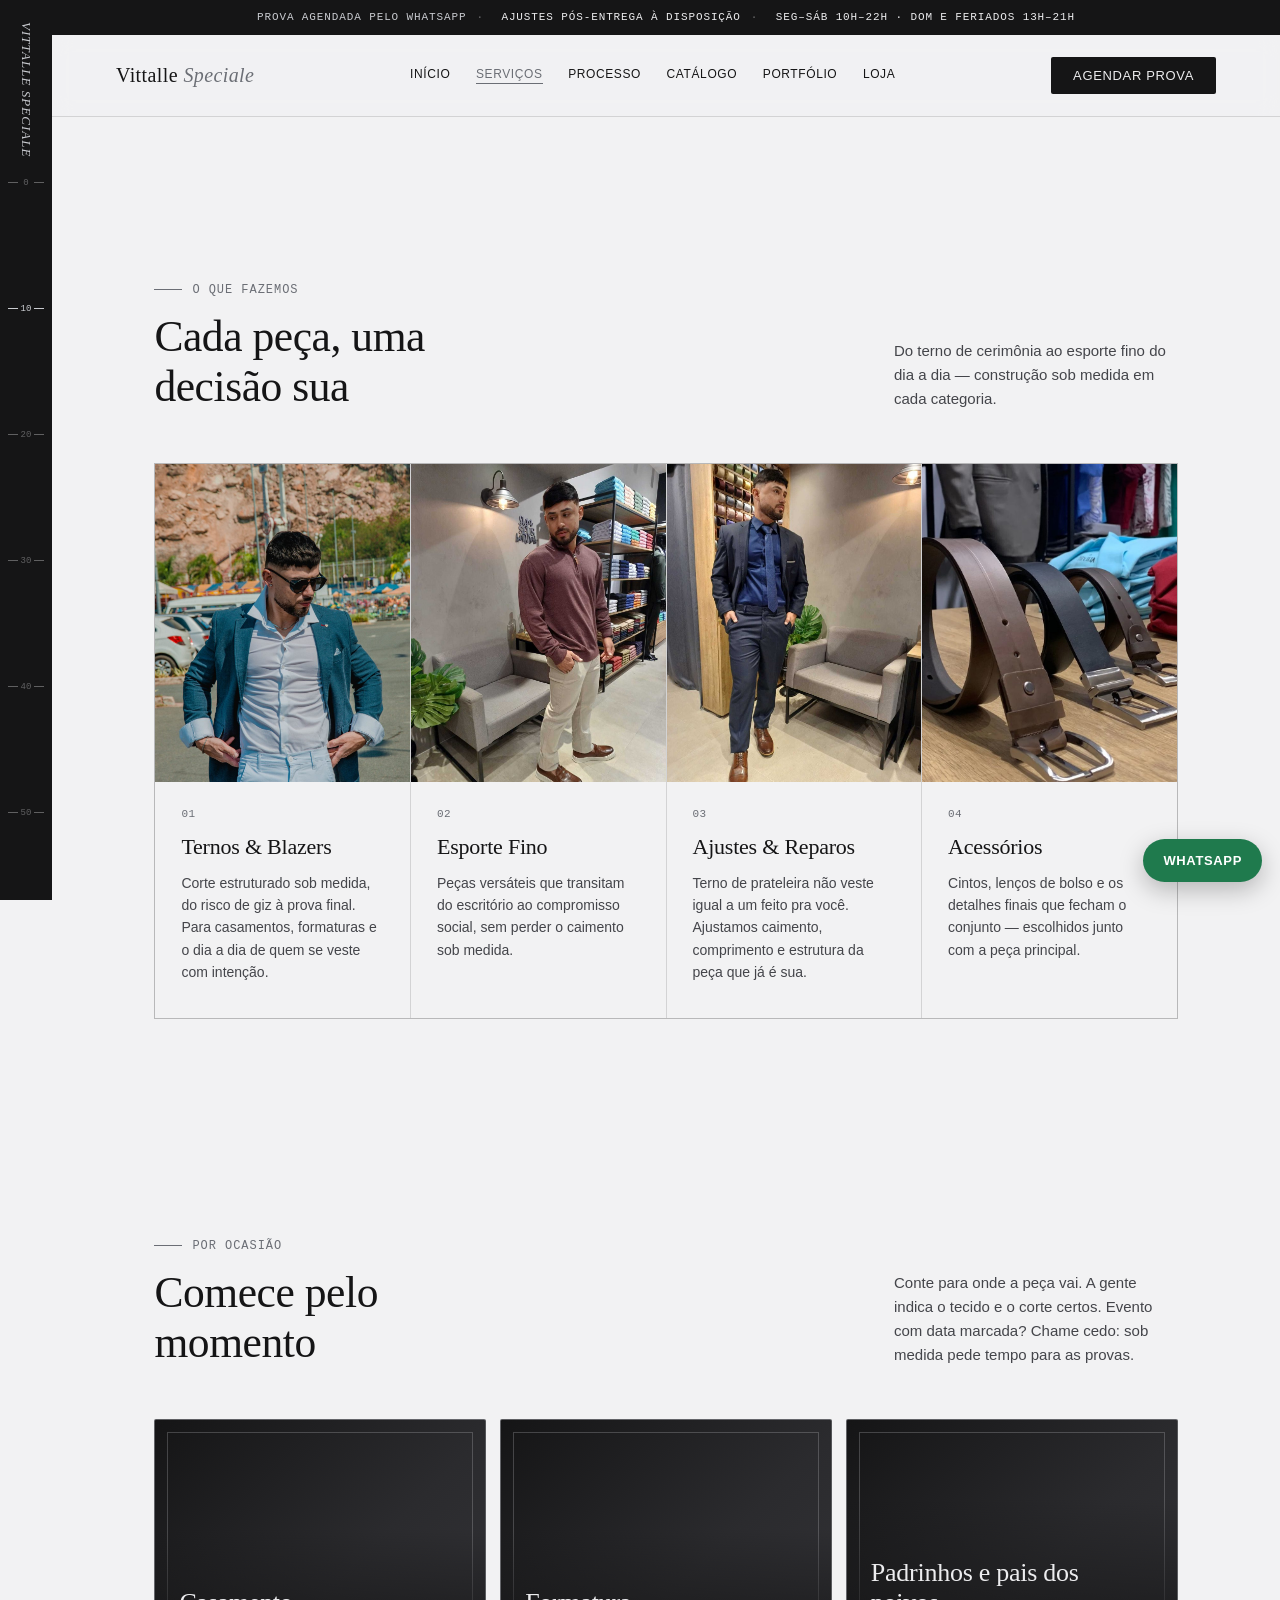
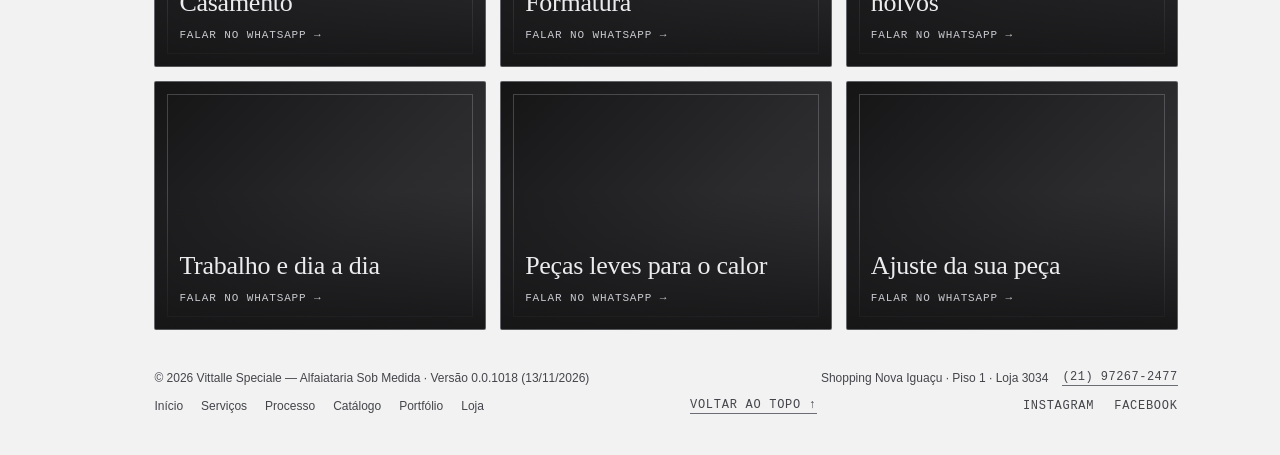
<file: servicos.html>
<!DOCTYPE html>
<html lang="pt-BR">
<head>
<meta charset="UTF-8">
<meta http-equiv="Content-Security-Policy" content="default-src 'self'; script-src 'self' 'sha256-WZRJfWvsnNCPcxzZwvyhovnZGqhZaC+8gPGPRbx6wTk='; style-src 'self' 'unsafe-inline' https://fonts.googleapis.com; font-src https://fonts.gstatic.com; img-src 'self' data:; object-src 'none'; base-uri 'self'; form-action 'none'">
<meta name="referrer" content="strict-origin-when-cross-origin">
<meta name="viewport" content="width=device-width, initial-scale=1.0">
<title>Serviços e ocasiões — Vittalle Speciale</title>
<meta name="description" content="Ternos, blazers, esporte fino, ajustes e acessórios sob medida. Para casamento, formatura e o dia a dia. Shopping Nova Iguaçu.">
<meta name="theme-color" content="#151516">
<script>document.documentElement.classList.add("js");</script>
<link rel="canonical" href="https://vittallespeciale.com.br/servicos.html">
<script type="application/ld+json">
{"@context":"https://schema.org","@type":"BreadcrumbList","itemListElement":[{"@type":"ListItem","position":1,"name":"Início","item":"https://vittallespeciale.com.br/"},{"@type":"ListItem","position":2,"name":"Serviços","item":"https://vittallespeciale.com.br/servicos.html"}]}
</script>
<link rel="icon" href="data:image/svg+xml,%3Csvg xmlns='http://www.w3.org/2000/svg' viewBox='0 0 64 64'%3E%3Crect width='64' height='64' fill='%23151516'/%3E%3Ctext x='32' y='45' font-family='Georgia,serif' font-size='40' font-weight='700' text-anchor='middle' fill='%23C9CBD0'%3EV%3C/text%3E%3C/svg%3E">
<meta property="og:type" content="website">
<meta property="og:locale" content="pt_BR">
<meta property="og:site_name" content="Vittalle Speciale">
<meta property="og:url" content="https://vittallespeciale.com.br/servicos.html">
<meta property="og:title" content="Serviços e ocasiões — Vittalle Speciale">
<meta property="og:description" content="Ternos, blazers, esporte fino, ajustes e acessórios sob medida. Para casamento, formatura e o dia a dia. Shopping Nova Iguaçu.">
<meta property="og:image" content="https://vittallespeciale.com.br/img/og-vittalle.jpg">
<meta property="og:image:alt" content="Look de blazer azul com camisa branca e óculos escuros, Vittalle Speciale">
<meta property="og:image:width" content="1200">
<meta property="og:image:height" content="630">
<meta name="twitter:card" content="summary_large_image">
<meta name="twitter:image" content="https://vittallespeciale.com.br/img/og-vittalle.jpg">
<meta name="twitter:title" content="Serviços e ocasiões — Vittalle Speciale">
<meta name="twitter:description" content="Ternos, blazers, esporte fino, ajustes e acessórios sob medida. Para casamento, formatura e o dia a dia. Shopping Nova Iguaçu.">

<link rel="preconnect" href="https://fonts.googleapis.com">
<link rel="preconnect" href="https://fonts.gstatic.com" crossorigin>
<link href="https://fonts.googleapis.com/css2?family=Fraunces:ital,opsz,wght@0,9..144,300;0,9..144,400;0,9..144,500;0,9..144,600;1,9..144,400&family=Inter:wght@300;400;500;600&family=JetBrains+Mono:wght@400;500&display=swap" rel="stylesheet">
<link rel="stylesheet" href="style.css?v=22">
</head>
<body>

<a class="skip-link" href="#conteudo">Pular para o conteúdo</a>

<div class="tape-rail" aria-hidden="false">
  <div class="brand-mark">VITTALLE SPECIALE</div>
  <div class="tape-ticks" id="tapeTicks">
    <div class="tick" data-href="index.html" aria-label="Início" style="top:0%">0</div>
    <div class="tick active" data-href="servicos.html" aria-label="Serviços" style="top:18%">10</div>
    <div class="tick" data-href="processo.html" aria-label="Processo" style="top:36%">20</div>
    <div class="tick" data-href="tecidos.html" aria-label="Catálogo" style="top:54%">30</div>
    <div class="tick" data-href="portfolio.html" aria-label="Portfólio" style="top:72%">40</div>
    <div class="tick" data-href="loja.html" aria-label="Loja" style="top:90%">50</div>
  </div>
</div>

<div class="wrap">

  <div class="announce" role="note">
    <span class="i"><b>Prova agendada pelo WhatsApp</b></span><span class="sep">·</span>
    <span class="i">Ajustes pós-entrega à disposição</span><span class="sep">·</span>
    <span class="i">Seg–Sáb 10h–22h · Dom e feriados 13h–21h</span>
  </div>

  <header class="top" id="topo">
    <a class="logo" href="index.html" style="text-decoration:none;color:inherit">Vittalle <em>Speciale</em></a>
    <nav class="links" aria-label="Menu principal">
      <a href="index.html">Início</a>
      <a href="servicos.html" aria-current="page">Serviços</a><a href="processo.html">Processo</a><a href="tecidos.html">Catálogo</a><a href="portfolio.html">Portfólio</a><a href="loja.html">Loja</a>
    </nav>
    <a class="cta-btn" href="https://wa.me/5521972672477?text=Ol%C3%A1%2C%20vi%20o%20site%20da%20Vittalle%20Speciale%20e%20gostaria%20de%20agendar%20uma%20prova.%20Posso%20informar%20o%20melhor%20dia%20e%20hor%C3%A1rio%3F" target="_blank" rel="noopener">Agendar prova</a>
  </header>

  <main id="conteudo">
  <section id="servicos" class="page-top">
    <div class="section-head">
      <div>
        <span class="tag">O que fazemos</span>
        <h1>Cada peça, uma decisão sua</h1>
      </div>
      <p>Do terno de cerimônia ao esporte fino do dia a dia — construção sob medida em cada categoria.</p>
    </div>
    <div class="grid-services">
      <div class="service-card">
        <div class="svc-photo"><img width="1000" height="1510" src="img/fotos/dsc7506.jpg" alt="Blazer sob medida em cliente da Vittalle" style="object-position:center 22%" loading="lazy" decoding="async"></div>
        <div class="svc-body"><div class="idx mono">01</div><h3>Ternos &amp; Blazers</h3><p>Corte estruturado sob medida, do risco de giz à prova final. Para casamentos, formaturas e o dia a dia de quem se veste com intenção.</p></div>
      </div>
      <div class="service-card">
        <div class="svc-photo"><img width="1000" height="1333" src="img/fotos/loja-31.jpg" alt="Look de esporte fino na loja Vittalle" style="object-position:center 30%" loading="lazy" decoding="async"></div>
        <div class="svc-body"><div class="idx mono">02</div><h3>Esporte Fino</h3><p>Peças versáteis que transitam do escritório ao compromisso social, sem perder o caimento sob medida.</p></div>
      </div>
      <div class="service-card">
        <div class="svc-photo"><img width="1000" height="1333" src="img/fotos/loja-39.jpg" alt="Terno ajustado ao corpo na loja Vittalle" style="object-position:center 22%" loading="lazy" decoding="async"></div>
        <div class="svc-body"><div class="idx mono">03</div><h3>Ajustes &amp; Reparos</h3><p>Terno de prateleira não veste igual a um feito pra você. Ajustamos caimento, comprimento e estrutura da peça que já é sua.</p></div>
      </div>
      <div class="service-card">
        <div class="svc-photo"><img width="1000" height="1000" src="img/fotos/cintos.jpg" alt="Cintos e acessórios da Vittalle" style="object-position:center 50%" loading="lazy" decoding="async"></div>
        <div class="svc-body"><div class="idx mono">04</div><h3>Acessórios</h3><p>Cintos, lenços de bolso e os detalhes finais que fecham o conjunto — escolhidos junto com a peça principal.</p></div>
      </div>
    </div>
  </section>

  <section class="occasions" id="ocasioes">
    <div class="section-head">
      <div>
        <span class="tag">Por ocasião</span>
        <h2>Comece pelo momento</h2>
      </div>
      <p>Conte para onde a peça vai. A gente indica o tecido e o corte certos. Evento com data marcada? Chame cedo: sob medida pede tempo para as provas.</p>
    </div>
    <div class="occ-grid">
      <a class="occ" href="https://wa.me/5521972672477?text=Ol%C3%A1%2C%20vi%20o%20site%20da%20Vittalle%20Speciale%20e%20gostaria%20de%20fazer%20um%20terno%20para%20casamento.%20Posso%20informar%20a%20data%20do%20evento." target="_blank" rel="noopener">
        <div class="occ-txt"><h3>Casamento</h3><span>Falar no WhatsApp →</span></div>
      </a>
      <a class="occ" href="https://wa.me/5521972672477?text=Ol%C3%A1%2C%20vi%20o%20site%20da%20Vittalle%20Speciale%20e%20gostaria%20de%20fazer%20um%20terno%20para%20formatura.%20Posso%20informar%20a%20data%20do%20evento." target="_blank" rel="noopener">
        <div class="occ-txt"><h3>Formatura</h3><span>Falar no WhatsApp →</span></div>
      </a>
      <a class="occ" href="https://wa.me/5521972672477?text=Ol%C3%A1%2C%20vi%20o%20site%20da%20Vittalle%20Speciale%20e%20vou%20ser%20padrinho%20(ou%20pai%20dos%20noivos)%20em%20um%20casamento.%20Gostaria%20de%20fazer%20um%20terno.%20Posso%20informar%20a%20data%20do%20evento." target="_blank" rel="noopener">
        <div class="occ-txt"><h3>Padrinhos e pais dos noivos</h3><span>Falar no WhatsApp →</span></div>
      </a>
      <a class="occ" href="https://wa.me/5521972672477?text=Ol%C3%A1%2C%20vi%20o%20site%20da%20Vittalle%20Speciale%20e%20gostaria%20de%20uma%20pe%C3%A7a%20para%20o%20trabalho%20e%20o%20dia%20a%20dia." target="_blank" rel="noopener">
        <div class="occ-txt"><h3>Trabalho e dia a dia</h3><span>Falar no WhatsApp →</span></div>
      </a>
      <a class="occ" href="https://wa.me/5521972672477?text=Ol%C3%A1%2C%20vi%20o%20site%20da%20Vittalle%20Speciale%20e%20gostaria%20de%20uma%20pe%C3%A7a%20leve%20para%20o%20calor." target="_blank" rel="noopener">
        <div class="occ-txt"><h3>Peças leves para o calor</h3><span>Falar no WhatsApp →</span></div>
      </a>
      <a class="occ" href="https://wa.me/5521972672477?text=Ol%C3%A1%2C%20vi%20o%20site%20da%20Vittalle%20Speciale%20e%20gostaria%20de%20ajustar%20uma%20pe%C3%A7a%20que%20j%C3%A1%20tenho.%20Posso%20mandar%20uma%20foto%3F" target="_blank" rel="noopener">
        <div class="occ-txt"><h3>Ajuste da sua peça</h3><span>Falar no WhatsApp →</span></div>
      </a>
    </div>
  </section>

  </main>

  <a class="wa-float" href="https://wa.me/5521972672477?text=Ol%C3%A1%2C%20vi%20o%20site%20da%20Vittalle%20Speciale%20e%20gostaria%20de%20agendar%20uma%20prova.%20Posso%20informar%20o%20melhor%20dia%20e%20hor%C3%A1rio%3F" target="_blank" rel="noopener" aria-label="Falar com a Vittalle no WhatsApp">WhatsApp</a>

  <footer>
    <div>© 2026 Vittalle Speciale — Alfaiataria Sob Medida <span class="site-version">· Versão 0.0.1018 (13/11/2026)</span></div>
    <div class="foot-contact"><span>Shopping Nova Iguaçu · Piso 1 · Loja 3034</span><a href="tel:+5521972672477" aria-label="Ligar para a Vittalle Speciale: 21 97267-2477">(21) 97267-2477</a></div>
    <div class="foot-nav"><a href="index.html">Início</a><a href="servicos.html">Serviços</a><a href="processo.html">Processo</a><a href="tecidos.html">Catálogo</a><a href="portfolio.html">Portfólio</a><a href="loja.html">Loja</a></div>
    <a class="foot-top" href="#top">Voltar ao topo <span aria-hidden="true">↑</span></a>
    <div class="socials">
      <a href="https://www.instagram.com/vittalle.speciale" target="_blank" rel="noopener">Instagram</a>
      <a href="https://www.facebook.com/people/Vittalle-speciale/61560996083822/" target="_blank" rel="noopener">Facebook</a>
    </div>
  </footer>

</div>
<script src="app.js?v=2"></script>
</body>
</html>
</file>
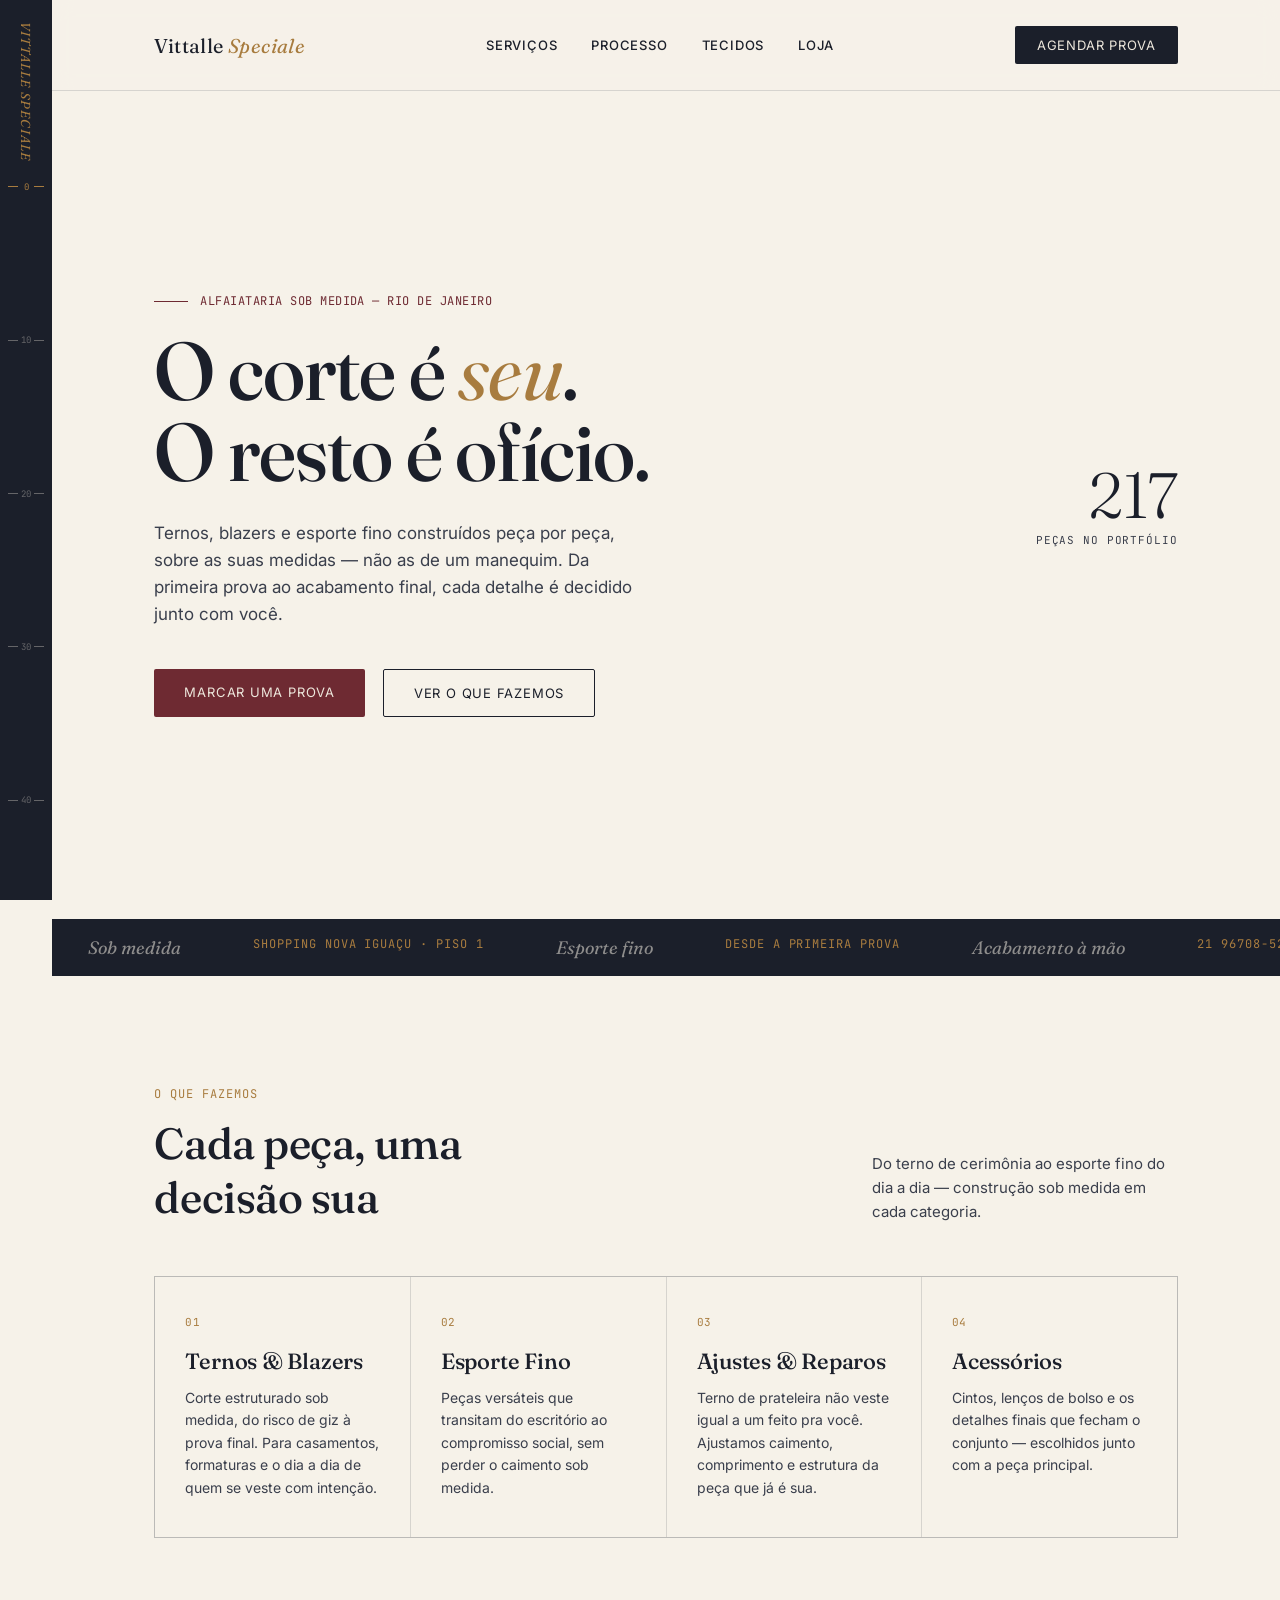
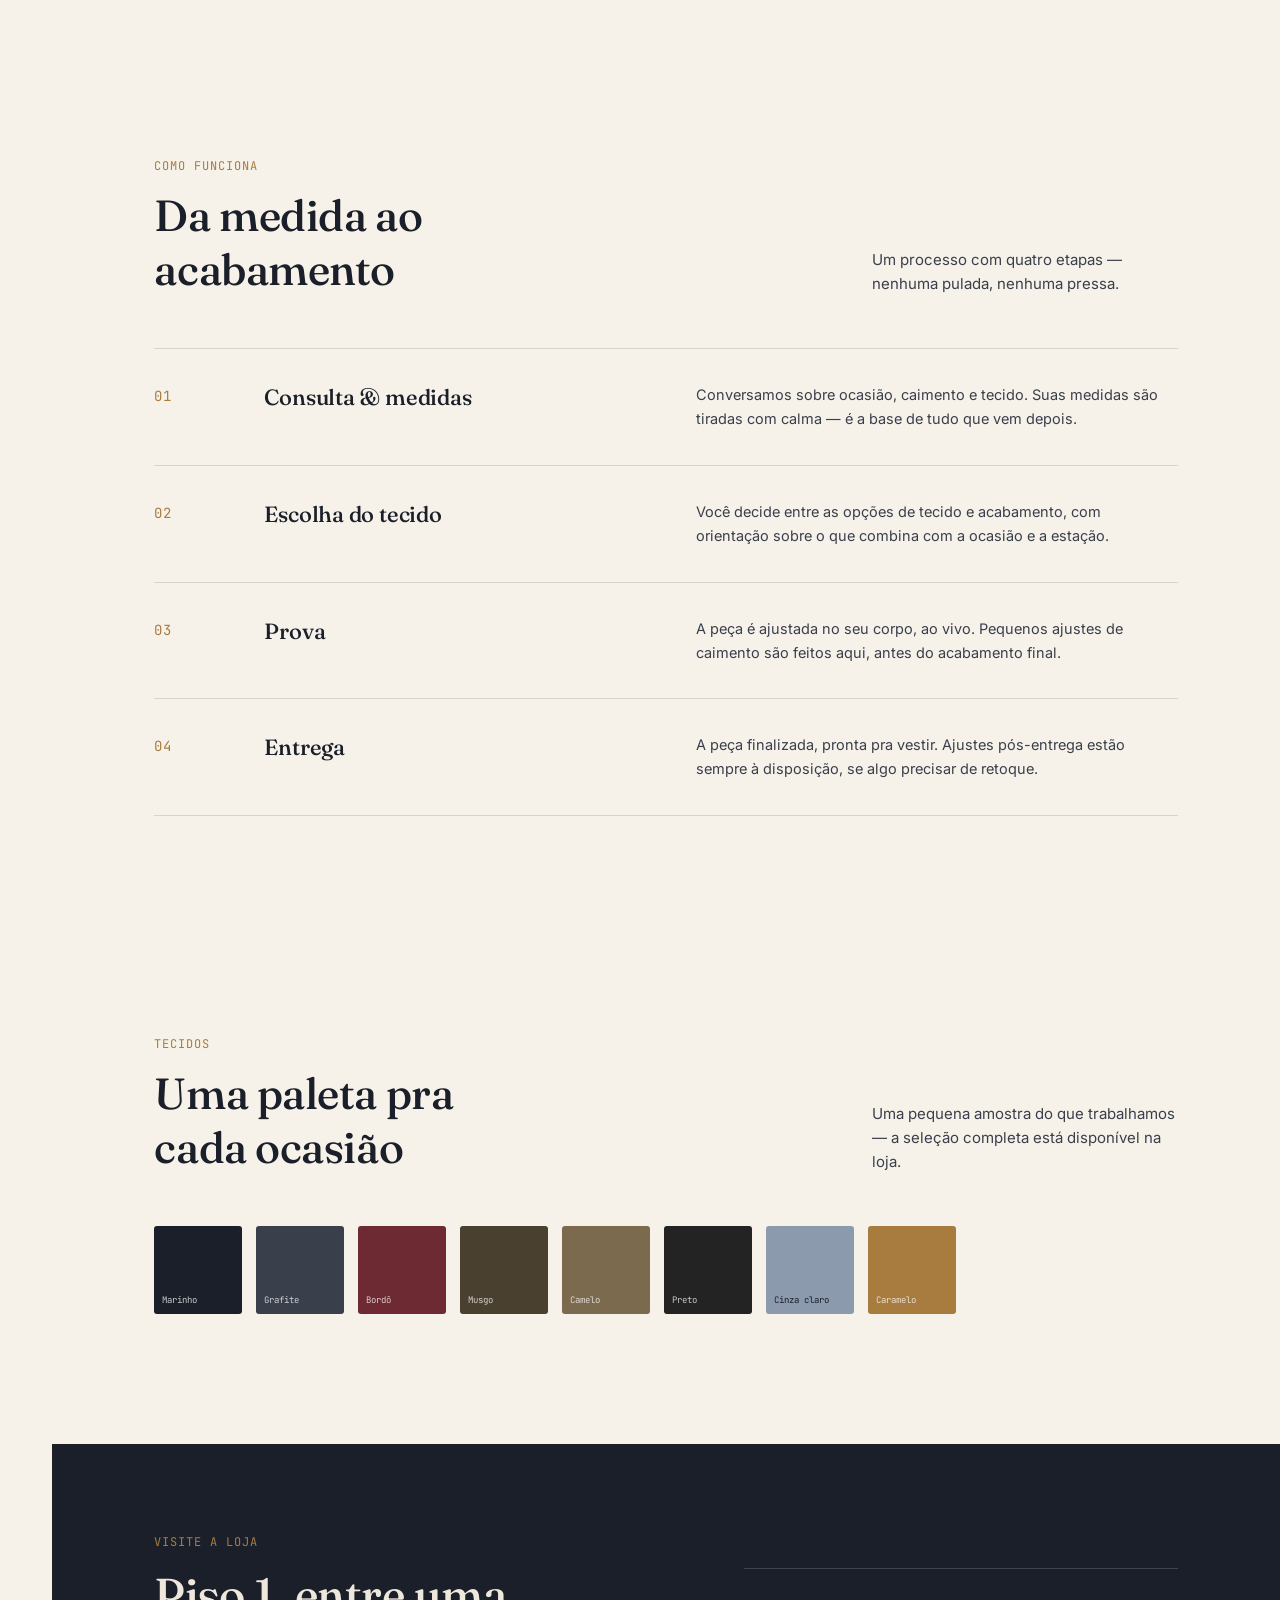
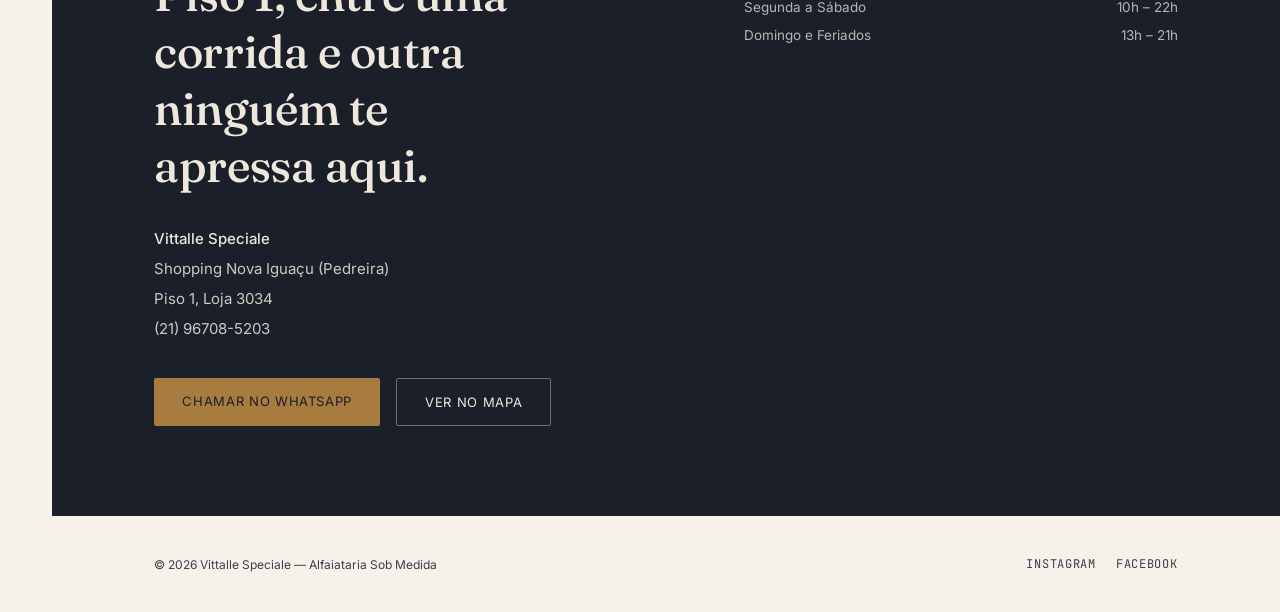
<file: vittalle-speciale.html>
<!DOCTYPE html>
<html lang="pt-BR">
<head>
<meta charset="UTF-8">
<meta name="viewport" content="width=device-width, initial-scale=1.0">
<title>Vittalle Speciale — Alfaiataria Sob Medida | Shopping Nova Iguaçu</title>
<meta name="description" content="Alfaiataria sob medida no Shopping Nova Iguaçu. Ternos, blazers e esporte fino feitos à mão, com corte exclusivo para cada cliente.">
<meta property="og:title" content="Vittalle Speciale — Alfaiataria Sob Medida">
<meta property="og:description" content="Ternos, blazers e esporte fino sob medida. Shopping Nova Iguaçu, Piso 1.">
<link rel="preconnect" href="https://fonts.googleapis.com">
<link rel="preconnect" href="https://fonts.gstatic.com" crossorigin>
<link href="https://fonts.googleapis.com/css2?family=Fraunces:ital,opsz,wght@0,9..144,300;0,9..144,400;0,9..144,500;0,9..144,600;1,9..144,400&family=Inter:wght@300;400;500;600&family=JetBrains+Mono:wght@400;500&display=swap" rel="stylesheet">
<style>
  :root{
    --ink:#1B1F2A;
    --ivory:#EDE7DC;
    --brass:#A87C3F;
    --burgundy:#6E2A32;
    --paper:#F6F2E9;
    --ink-soft:#3A3F4C;
    --line: rgba(27,31,42,0.14);
  }
  *{margin:0;padding:0;box-sizing:border-box;}
  html{scroll-behavior:smooth;}
  body{
    background:var(--paper);
    color:var(--ink);
    font-family:'Inter',sans-serif;
    font-weight:400;
    overflow-x:hidden;
  }
  h1,h2,h3{font-family:'Fraunces',serif; font-weight:500; letter-spacing:-0.01em;}
  .mono{font-family:'JetBrains Mono',monospace; letter-spacing:0.04em; text-transform:uppercase;}
  a{color:inherit; text-decoration:none;}
  img{max-width:100%; display:block;}

  /* --- Measuring tape signature rail --- */
  .tape-rail{
    position:fixed; left:0; top:0; bottom:0; width:52px;
    background:var(--ink); z-index:50;
    display:flex; flex-direction:column; align-items:center;
    padding:22px 0;
  }
  .tape-rail .brand-mark{
    writing-mode: vertical-rl;
    font-family:'Fraunces',serif; font-style:italic; font-size:13px;
    color:var(--brass); letter-spacing:0.08em; margin-bottom:20px;
  }
  .tape-ticks{ flex:1; width:100%; position:relative; }
  .tick{
    position:absolute; left:0; width:100%;
    display:flex; align-items:center; justify-content:center;
    font-family:'JetBrains Mono',monospace; font-size:9px; color:rgba(237,231,220,0.35);
    cursor:pointer; transition:color .25s ease;
  }
  .tick:hover, .tick.active{ color:var(--brass); }
  .tick::before{
    content:""; position:absolute; left:8px; width:10px; height:1px; background:currentColor;
  }
  .tick::after{
    content:""; position:absolute; right:8px; width:10px; height:1px; background:currentColor;
  }

  @media (max-width: 780px){
    .tape-rail{ display:none; }
  }

  .wrap{ margin-left:52px; }
  @media (max-width: 780px){ .wrap{ margin-left:0; } }

  section{ padding:0 8vw; }

  /* --- NAV --- */
  header.top{
    display:flex; align-items:center; justify-content:space-between;
    padding:26px 8vw; position:sticky; top:0; z-index:40;
    background:rgba(246,242,233,0.86); backdrop-filter: blur(10px);
    border-bottom:1px solid var(--line);
  }
  .logo{ font-family:'Fraunces',serif; font-size:20px; letter-spacing:0.02em; }
  .logo em{ color:var(--brass); font-style:italic; }
  nav.links{ display:flex; gap:34px; }
  nav.links a{ font-size:13px; letter-spacing:0.06em; text-transform:uppercase; font-weight:500; }
  .cta-btn{
    background:var(--ink); color:var(--ivory); padding:11px 22px;
    font-size:13px; letter-spacing:0.05em; text-transform:uppercase;
    border-radius:2px; transition:background .2s ease;
  }
  .cta-btn:hover{ background:var(--burgundy); }
  @media (max-width:780px){ nav.links{ display:none; } }

  /* --- HERO --- */
  .hero{
    min-height:92vh; display:flex; flex-direction:column; justify-content:center;
    position:relative; padding-top:60px; padding-bottom:60px;
  }
  .hero .eyebrow{
    font-size:12px; color:var(--burgundy); margin-bottom:22px;
    display:flex; align-items:center; gap:12px;
  }
  .hero .eyebrow::before{ content:""; width:34px; height:1px; background:var(--burgundy); }
  .hero h1{
    font-size:clamp(2.6rem, 6.4vw, 5.6rem);
    line-height:0.98; max-width:15ch;
  }
  .hero h1 .ital{ font-style:italic; color:var(--brass); font-weight:400; }
  .hero .sub{
    margin-top:28px; max-width:44ch; font-size:17px; line-height:1.6; color:var(--ink-soft);
  }
  .hero .actions{ margin-top:40px; display:flex; gap:18px; flex-wrap:wrap; }
  .btn-primary{
    background:var(--burgundy); color:var(--ivory); padding:15px 30px;
    font-size:13px; letter-spacing:0.06em; text-transform:uppercase; border-radius:2px;
    transition:transform .2s ease, background .2s ease;
  }
  .btn-primary:hover{ background:var(--ink); transform:translateY(-2px); }
  .btn-ghost{
    border:1px solid var(--ink); padding:15px 30px;
    font-size:13px; letter-spacing:0.06em; text-transform:uppercase; border-radius:2px;
  }
  .btn-ghost:hover{ background:var(--ink); color:var(--ivory); }

  .hero-measure{
    position:absolute; right:8vw; top:50%; transform:translateY(-50%);
    display:flex; flex-direction:column; align-items:flex-end; gap:6px;
    font-family:'JetBrains Mono',monospace; font-size:11px; color:var(--ink-soft);
  }
  @media (max-width: 980px){ .hero-measure{ display:none; } }
  .hero-measure .num{ font-size:64px; font-family:'Fraunces',serif; color:var(--ink); line-height:1; font-weight:300; }
  .hero-measure .label{ letter-spacing:0.08em; text-transform:uppercase; }

  /* --- MARQUEE STRIP --- */
  .strip{
    border-top:1px solid var(--line); border-bottom:1px solid var(--line);
    padding:16px 0; overflow:hidden; white-space:nowrap; background:var(--ink);
  }
  .strip .track{ display:inline-flex; animation: scroll 28s linear infinite; }
  .strip span{
    font-family:'Fraunces',serif; font-style:italic; font-size:18px; color:rgba(237,231,220,0.55);
    padding:0 36px; display:inline-block;
  }
  .strip span.on{ color:var(--brass); font-style:normal; font-family:'JetBrains Mono',monospace; font-size:12px; letter-spacing:0.08em;}
  @keyframes scroll{ from{transform:translateX(0);} to{transform:translateX(-50%);} }

  /* --- SECTION HEADER --- */
  .section-head{
    display:flex; justify-content:space-between; align-items:flex-end;
    margin-bottom:52px; padding-top:110px; gap:24px; flex-wrap:wrap;
  }
  .section-head h2{ font-size:clamp(1.8rem,3.4vw,2.8rem); max-width:14ch; }
  .section-head .tag{
    font-family:'JetBrains Mono',monospace; font-size:12px; color:var(--brass);
    text-transform:uppercase; letter-spacing:0.08em; margin-bottom:14px; display:block;
  }
  .section-head p{ max-width:34ch; color:var(--ink-soft); font-size:15px; line-height:1.6; }

  /* --- SERVICES / PORTFOLIO --- */
  .grid-services{
    display:grid; grid-template-columns:repeat(auto-fit,minmax(240px,1fr)); gap:1px;
    background:var(--line); border:1px solid var(--line);
  }
  .service-card{
    background:var(--paper); padding:38px 30px; position:relative;
    transition:background .25s ease;
  }
  .service-card:hover{ background:var(--ivory); }
  .service-card .idx{ font-family:'JetBrains Mono',monospace; font-size:11px; color:var(--brass); }
  .service-card h3{ font-size:22px; margin-top:18px; margin-bottom:12px; }
  .service-card p{ font-size:14px; color:var(--ink-soft); line-height:1.6; }

  /* --- PROCESS (measuring steps, real sequence so numbering is justified) --- */
  .process{ padding-top:110px; }
  .process-list{ border-top:1px solid var(--line); }
  .process-item{
    display:grid; grid-template-columns:80px 1fr 1.2fr; gap:30px;
    padding:34px 0; border-bottom:1px solid var(--line); align-items:start;
  }
  .process-item .pnum{ font-family:'JetBrains Mono',monospace; color:var(--brass); font-size:14px; padding-top:4px;}
  .process-item h3{ font-size:22px; }
  .process-item p{ color:var(--ink-soft); font-size:14.5px; line-height:1.65; }
  @media (max-width:700px){ .process-item{ grid-template-columns:1fr; gap:10px; } }

  /* --- SWATCHES / fabric strip --- */
  .swatches{ padding-top:110px; }
  .swatch-row{ display:flex; gap:14px; margin-top:34px; flex-wrap:wrap; }
  .swatch{
    width:88px; height:88px; border-radius:3px; position:relative;
    display:flex; align-items:flex-end; padding:8px;
    font-family:'JetBrains Mono',monospace; font-size:9px; color:rgba(255,255,255,0.75);
  }

  /* --- LOCATION / CTA --- */
  .location{
    margin-top:130px; background:var(--ink); color:var(--ivory);
    padding:90px 8vw; display:grid; grid-template-columns:1.1fr 0.9fr; gap:60px;
  }
  @media (max-width:820px){ .location{ grid-template-columns:1fr; padding:60px 8vw; } }
  .location h2{ color:var(--ivory); font-size:clamp(1.8rem,3.6vw,3rem); max-width:12ch; }
  .location .tag{ color:var(--brass); font-family:'JetBrains Mono',monospace; font-size:12px; text-transform:uppercase; letter-spacing:0.08em; display:block; margin-bottom:16px;}
  .location .details{ margin-top:30px; font-size:15px; line-height:2; color:rgba(237,231,220,0.85); }
  .location .details b{ color:var(--ivory); font-weight:500; }
  .loc-actions{ display:flex; gap:16px; margin-top:34px; flex-wrap:wrap; }
  .btn-light{
    background:var(--brass); color:var(--ink); padding:15px 28px; font-size:13px;
    letter-spacing:0.05em; text-transform:uppercase; border-radius:2px; transition:opacity .2s;
  }
  .btn-light:hover{ opacity:0.85; }
  .btn-outline-light{
    border:1px solid rgba(237,231,220,0.4); color:var(--ivory); padding:15px 28px;
    font-size:13px; letter-spacing:0.05em; text-transform:uppercase; border-radius:2px;
  }
  .btn-outline-light:hover{ border-color:var(--ivory); }
  .hours{ border-top:1px solid rgba(237,231,220,0.18); margin-top:34px; padding-top:24px; }
  .hours-row{ display:flex; justify-content:space-between; font-size:13.5px; padding:6px 0; color:rgba(237,231,220,0.75); }

  footer{
    padding:40px 8vw; display:flex; justify-content:space-between; align-items:center;
    font-size:12px; color:var(--ink-soft); flex-wrap:wrap; gap:12px;
  }
  footer .socials{ display:flex; gap:20px; }
  footer .socials a{ text-transform:uppercase; letter-spacing:0.06em; font-family:'JetBrains Mono',monospace; }
  footer .socials a:hover{ color:var(--burgundy); }

  ::selection{ background:var(--brass); color:var(--ink); }
  @media (prefers-reduced-motion: reduce){
    html{ scroll-behavior:auto; }
    .strip .track{ animation:none; }
  }
</style>
</head>
<body>

<div class="tape-rail">
  <div class="brand-mark">VITTALLE SPECIALE</div>
  <div class="tape-ticks" id="tapeTicks">
    <div class="tick" data-target="#topo" style="top:0%">0</div>
    <div class="tick" data-target="#servicos" style="top:22%">10</div>
    <div class="tick" data-target="#processo" style="top:44%">20</div>
    <div class="tick" data-target="#tecidos" style="top:66%">30</div>
    <div class="tick" data-target="#local" style="top:88%">40</div>
  </div>
</div>

<div class="wrap">

  <header class="top" id="topo">
    <div class="logo">Vittalle <em>Speciale</em></div>
    <nav class="links">
      <a href="#servicos">Serviços</a>
      <a href="#processo">Processo</a>
      <a href="#tecidos">Tecidos</a>
      <a href="#local">Loja</a>
    </nav>
    <a class="cta-btn" href="https://wa.me/5521967085203" target="_blank" rel="noopener">Agendar prova</a>
  </header>

  <section class="hero">
    <div class="eyebrow mono">Alfaiataria sob medida — Rio de Janeiro</div>
    <h1>O corte é <span class="ital">seu</span>.<br>O resto é ofício.</h1>
    <p class="sub">Ternos, blazers e esporte fino construídos peça por peça, sobre as suas medidas — não as de um manequim. Da primeira prova ao acabamento final, cada detalhe é decidido junto com você.</p>
    <div class="actions">
      <a class="btn-primary" href="https://wa.me/5521967085203" target="_blank" rel="noopener">Marcar uma prova</a>
      <a class="btn-ghost" href="#servicos">Ver o que fazemos</a>
    </div>
    <div class="hero-measure">
      <div class="num">217</div>
      <div class="label">peças no portfólio</div>
    </div>
  </section>

  <div class="strip">
    <div class="track">
      <span>Sob medida</span><span class="on">SHOPPING NOVA IGUAÇU · PISO 1</span>
      <span>Esporte fino</span><span class="on">DESDE A PRIMEIRA PROVA</span>
      <span>Acabamento à mão</span><span class="on">21 96708-5203</span>
      <span>Sob medida</span><span class="on">SHOPPING NOVA IGUAÇU · PISO 1</span>
      <span>Esporte fino</span><span class="on">DESDE A PRIMEIRA PROVA</span>
      <span>Acabamento à mão</span><span class="on">21 96708-5203</span>
    </div>
  </div>

  <section id="servicos">
    <div class="section-head">
      <div>
        <span class="tag">O que fazemos</span>
        <h2>Cada peça, uma decisão sua</h2>
      </div>
      <p>Do terno de cerimônia ao esporte fino do dia a dia — construção sob medida em cada categoria.</p>
    </div>
    <div class="grid-services">
      <div class="service-card">
        <div class="idx mono">01</div>
        <h3>Ternos &amp; Blazers</h3>
        <p>Corte estruturado sob medida, do risco de giz à prova final. Para casamentos, formaturas e o dia a dia de quem se veste com intenção.</p>
      </div>
      <div class="service-card">
        <div class="idx mono">02</div>
        <h3>Esporte Fino</h3>
        <p>Peças versáteis que transitam do escritório ao compromisso social, sem perder o caimento sob medida.</p>
      </div>
      <div class="service-card">
        <div class="idx mono">03</div>
        <h3>Ajustes &amp; Reparos</h3>
        <p>Terno de prateleira não veste igual a um feito pra você. Ajustamos caimento, comprimento e estrutura da peça que já é sua.</p>
      </div>
      <div class="service-card">
        <div class="idx mono">04</div>
        <h3>Acessórios</h3>
        <p>Cintos, lenços de bolso e os detalhes finais que fecham o conjunto — escolhidos junto com a peça principal.</p>
      </div>
    </div>
  </section>

  <section class="process" id="processo">
    <div class="section-head">
      <div>
        <span class="tag">Como funciona</span>
        <h2>Da medida ao acabamento</h2>
      </div>
      <p>Um processo com quatro etapas — nenhuma pulada, nenhuma pressa.</p>
    </div>
    <div class="process-list">
      <div class="process-item">
        <div class="pnum mono">01</div>
        <h3>Consulta &amp; medidas</h3>
        <p>Conversamos sobre ocasião, caimento e tecido. Suas medidas são tiradas com calma — é a base de tudo que vem depois.</p>
      </div>
      <div class="process-item">
        <div class="pnum mono">02</div>
        <h3>Escolha do tecido</h3>
        <p>Você decide entre as opções de tecido e acabamento, com orientação sobre o que combina com a ocasião e a estação.</p>
      </div>
      <div class="process-item">
        <div class="pnum mono">03</div>
        <h3>Prova</h3>
        <p>A peça é ajustada no seu corpo, ao vivo. Pequenos ajustes de caimento são feitos aqui, antes do acabamento final.</p>
      </div>
      <div class="process-item">
        <div class="pnum mono">04</div>
        <h3>Entrega</h3>
        <p>A peça finalizada, pronta pra vestir. Ajustes pós-entrega estão sempre à disposição, se algo precisar de retoque.</p>
      </div>
    </div>
  </section>

  <section class="swatches" id="tecidos">
    <div class="section-head">
      <div>
        <span class="tag">Tecidos</span>
        <h2>Uma paleta pra cada ocasião</h2>
      </div>
      <p>Uma pequena amostra do que trabalhamos — a seleção completa está disponível na loja.</p>
    </div>
    <div class="swatch-row">
      <div class="swatch" style="background:#1B1F2A;">Marinho</div>
      <div class="swatch" style="background:#3A3F4C;">Grafite</div>
      <div class="swatch" style="background:#6E2A32;">Bordô</div>
      <div class="swatch" style="background:#4A4030;">Musgo</div>
      <div class="swatch" style="background:#7C6A4E;">Camelo</div>
      <div class="swatch" style="background:#232323;">Preto</div>
      <div class="swatch" style="background:#8C9AAE; color:#1B1F2A;">Cinza claro</div>
      <div class="swatch" style="background:#A87C3F;">Caramelo</div>
    </div>
  </section>

  <section class="location" id="local">
    <div>
      <span class="tag mono">Visite a loja</span>
      <h2>Piso 1, entre uma corrida e outra ninguém te apressa aqui.</h2>
      <div class="details">
        <b>Vittalle Speciale</b><br>
        Shopping Nova Iguaçu (Pedreira)<br>
        Piso 1, Loja 3034<br>
        (21) 96708-5203
      </div>
      <div class="loc-actions">
        <a class="btn-light" href="https://wa.me/5521967085203" target="_blank" rel="noopener">Chamar no WhatsApp</a>
        <a class="btn-outline-light" href="https://www.google.com/maps/place/Vittalle+Speciale/@-22.7642281,-43.4651447,17z" target="_blank" rel="noopener">Ver no mapa</a>
      </div>
    </div>
    <div>
      <div class="hours">
        <div class="hours-row"><span>Segunda a Sábado</span><span>10h – 22h</span></div>
        <div class="hours-row"><span>Domingo e Feriados</span><span>13h – 21h</span></div>
      </div>
    </div>
  </section>

  <footer>
    <div>© 2026 Vittalle Speciale — Alfaiataria Sob Medida</div>
    <div class="socials">
      <a href="https://www.instagram.com/vittalle.speciale" target="_blank" rel="noopener">Instagram</a>
      <a href="https://www.facebook.com/people/Vittalle-speciale/61560996083822/" target="_blank" rel="noopener">Facebook</a>
    </div>
  </footer>

</div>

<script>
  const ticks = document.querySelectorAll('.tick');
  ticks.forEach(t => {
    t.addEventListener('click', () => {
      const target = document.querySelector(t.dataset.target);
      if(target) target.scrollIntoView({behavior:'smooth'});
    });
  });
  const sections = ['#topo','#servicos','#processo','#tecidos','#local'].map(id => document.querySelector(id));
  window.addEventListener('scroll', () => {
    let current = 0;
    sections.forEach((s,i) => {
      if(s && window.scrollY >= s.offsetTop - window.innerHeight/2) current = i;
    });
    ticks.forEach((t,i) => t.classList.toggle('active', i===current));
  });
</script>

</body>
</html>
</file>
<file: style.css>
:root{
    --ink:#151516;
    --ivory:#ECECEE;
    --brass:#6B6E75;
    --silver:#C9CBD0;
    --burgundy:#3A3A3F;
    --paper:#F2F2F3;
    --ink-soft:#44454A;
    --line: rgba(21,21,22,0.14);
  }
  *{margin:0;padding:0;box-sizing:border-box;}
  html{scroll-behavior:smooth;}
  body{
    background:var(--paper);
    color:var(--ink);
    font-family:'Inter',sans-serif;
    font-weight:400;
    overflow-x:hidden;
  }
  h1,h2,h3{font-family:'Fraunces',serif; font-weight:500; letter-spacing:-0.01em;}
  .mono{font-family:'JetBrains Mono',monospace; letter-spacing:0.04em; text-transform:uppercase;}
  a{color:inherit; text-decoration:none;}
  img{max-width:100%; display:block;}

  /* --- Measuring tape signature rail --- */
  .tape-rail{
    position:fixed; left:0; top:0; bottom:0; width:52px;
    background:var(--ink); z-index:50;
    display:flex; flex-direction:column; align-items:center;
    padding:22px 0;
  }
  .tape-rail .brand-mark{
    writing-mode: vertical-rl;
    font-family:'Fraunces',serif; font-style:italic; font-size:13px;
    color:var(--silver); letter-spacing:0.08em; margin-bottom:20px;
  }
  .tape-ticks{ flex:1; width:100%; position:relative; }
  .tick{
    position:absolute; left:0; width:100%;
    display:flex; align-items:center; justify-content:center;
    font-family:'JetBrains Mono',monospace; font-size:9px; color:rgba(236,236,238,0.35);
    cursor:pointer; transition:color .25s ease;
  }
  .tick:hover, .tick.active{ color:var(--silver); }
  .tick::before{
    content:""; position:absolute; left:8px; width:10px; height:1px; background:currentColor;
  }
  .tick::after{
    content:""; position:absolute; right:8px; width:10px; height:1px; background:currentColor;
  }

  @media (max-width: 780px){
    .tape-rail{ display:none; }
  }

  .wrap{ margin-left:52px; }
  @media (max-width: 780px){ .wrap{ margin-left:0; } }

  section{ padding:0 8vw; }

  /* --- NAV --- */
  header.top{
    display:flex; align-items:center; justify-content:space-between;
    padding:26px 8vw; position:sticky; top:0; z-index:40;
    background:rgba(242,242,243,0.86); backdrop-filter: blur(10px);
    border-bottom:1px solid var(--line);
  }
  .logo{ font-family:'Fraunces',serif; font-size:20px; letter-spacing:0.02em; }
  .logo em{ color:var(--brass); font-style:italic; }
  nav.links{ display:flex; gap:34px; }
  nav.links a{ font-size:13px; letter-spacing:0.06em; text-transform:uppercase; font-weight:500; }
  .cta-btn{
    background:var(--ink); color:var(--ivory); padding:11px 22px;
    font-size:13px; letter-spacing:0.05em; text-transform:uppercase;
    border-radius:2px; transition:background .2s ease;
  }
  .cta-btn:hover{ background:var(--burgundy); }
  .cta-btn{ white-space:nowrap; flex-shrink:0; }
  /* Telas medias (notebook pequeno/tablet deitado): menu nao encosta no botao */
  @media (min-width:981px) and (max-width:1280px){
    header.top{ gap:24px; padding:22px 5vw; }
    nav.links{ gap:clamp(16px, 2vw, 34px); }
    nav.links a{ font-size:12px; letter-spacing:0.05em; }
  }
  @media (max-width:980px){
    header.top{ flex-wrap:wrap; gap:12px 16px; padding:16px 6vw; }
    nav.links{
      order:3; width:100%; gap:22px; overflow-x:auto; white-space:nowrap;
      padding-bottom:4px; scrollbar-width:none;
    }
    nav.links::-webkit-scrollbar{ display:none; }
    nav.links a{ font-size:12px; }
    .cta-btn{ padding:9px 16px; font-size:12px; }
  }
  /* Celular: os 6 itens do menu sempre visiveis (3 por linha), sem rolagem escondida */
  @media (max-width:600px){
    nav.links{
      display:grid; grid-template-columns:repeat(3, auto); justify-content:space-between;
      gap:10px 12px; overflow:visible; padding-bottom:0;
    }
    nav.links a{ font-size:11.5px; padding:4px 0; }
  }

  /* --- Acessibilidade --- */
  .skip-link{
    position:absolute; left:-9999px; top:8px; z-index:200;
    background:var(--burgundy); color:var(--ivory); padding:10px 18px; font-size:13px;
  }
  .skip-link:focus{ left:8px; }
  a:focus-visible, [role="button"]:focus-visible, button:focus-visible{
    outline:2px solid var(--brass); outline-offset:3px;
  }
  /* Foco visivel em fundos escuros: prata em vez de grafite (contraste maior) */
  .location a:focus-visible, .store-card a:focus-visible, .explore-card:focus-visible,
  .explore-card a:focus-visible, .announce a:focus-visible, .tape-rail a:focus-visible,
  .svc-photo a:focus-visible{
    outline-color:var(--silver);
  }
  button.lb-close{ background:none; font:inherit; }

  /* --- Botão flutuante WhatsApp --- */
  .wa-float{
    position:fixed; right:18px; bottom:18px; z-index:60;
    background:#1f7a4d; color:#fff; padding:14px 20px; border-radius:999px;
    font-size:13px; letter-spacing:0.05em; text-transform:uppercase; font-weight:600;
    box-shadow:0 8px 24px rgba(0,0,0,0.25); transition:transform .2s ease;
  }
  .wa-float:hover{ transform:translateY(-2px); }

  /* --- HERO --- */
  .hero{
    min-height:92vh; display:grid; grid-template-columns:1.05fr 0.95fr; gap:6vw;
    align-items:center; position:relative; padding-top:56px; padding-bottom:64px;
  }
  .hero-copy{ min-width:0; }
  .hero-photo{ position:relative; margin:0; justify-self:end; width:min(100%,520px); }
  .hero-photo::before{
    content:""; position:absolute; inset:22px -22px -22px 22px;
    border:1px solid var(--brass); z-index:0;
  }
  .hero-photo img{
    position:relative; z-index:1; width:100%; aspect-ratio:4/5; max-height:78vh;
    object-fit:cover; object-position:center 62%; border-radius:2px;
    box-shadow:0 30px 70px rgba(21,21,22,0.28);
  }
  .hero-badge{
    position:absolute; z-index:2; left:-26px; bottom:34px; background:var(--ink); color:var(--ivory);
    padding:18px 24px; max-width:230px; box-shadow:0 18px 40px rgba(21,21,22,0.3);
  }
  .hero-badge .mono{ font-size:10.5px; color:var(--silver); display:block; margin-bottom:6px; }
  .hero-badge span.t{ font-family:'Fraunces',serif; font-size:17px; line-height:1.3; display:block; }
  @media (max-width:980px){
    .hero{ grid-template-columns:1fr; min-height:0; gap:56px; padding-top:40px; }
    .hero-photo{ justify-self:center; width:min(100%,460px); margin-right:22px; }
    .hero-badge{ left:-12px; }
  }
  .hero .eyebrow{
    font-size:12px; color:var(--burgundy); margin-bottom:22px;
    display:flex; align-items:center; gap:12px;
  }
  .hero .eyebrow::before{ content:""; width:34px; height:1px; background:var(--burgundy); }
  .hero h1{
    font-size:clamp(2.6rem, 6.4vw, 5.6rem);
    line-height:0.98; max-width:15ch;
  }
  .hero h1 .ital{ font-style:italic; color:var(--brass); font-weight:400; }
  .hero .sub{
    margin-top:28px; max-width:44ch; font-size:17px; line-height:1.6; color:var(--ink-soft);
  }
  .hero .actions{ margin-top:40px; display:flex; gap:18px; flex-wrap:wrap; }
  .btn-primary{
    background:var(--burgundy); color:var(--ivory); padding:15px 30px;
    font-size:13px; letter-spacing:0.06em; text-transform:uppercase; border-radius:2px;
    transition:transform .2s ease, background .2s ease;
  }
  .btn-primary:hover{ background:var(--ink); transform:translateY(-2px); }
  .btn-ghost{
    border:1px solid var(--ink); padding:15px 30px;
    font-size:13px; letter-spacing:0.06em; text-transform:uppercase; border-radius:2px;
  }
  .btn-ghost:hover{ background:var(--ink); color:var(--ivory); }


  /* --- Entrada suave e revelação ao rolar --- */
  @keyframes rise{ from{opacity:0; transform:translateY(22px);} to{opacity:1; transform:none;} }
  .hero .eyebrow, .hero h1, .hero .sub, .hero .actions{ animation:rise .9s cubic-bezier(.2,.7,.2,1) both; }
  .hero h1{ animation-delay:.12s; }
  .hero .sub{ animation-delay:.26s; }
  .hero .actions{ animation-delay:.4s; }
  .hero-photo{ animation:fade .9s .3s ease both; }
  @keyframes fade{ from{opacity:0;} to{opacity:1;} }
  .js .reveal{ opacity:0; transform:translateY(14px); transition:opacity .5s ease, transform .5s cubic-bezier(.2,.7,.2,1); }
  .js .reveal.in{ opacity:1; transform:none; }
  .service-card, .perk{ transition:background .25s ease, transform .3s ease, box-shadow .3s ease; }
  .service-card:hover{ transform:translateY(-4px); box-shadow:0 14px 30px rgba(21,21,22,0.10); position:relative; z-index:1; }
  .malha-item{ transition:box-shadow .3s ease, transform .3s ease; }
  .malha-item:hover{ transform:translateY(-4px); box-shadow:0 14px 28px rgba(21,21,22,0.14); }
  .section-head .tag::before{ content:""; display:inline-block; width:28px; height:1px; background:var(--brass); vertical-align:middle; margin-right:10px; }
  .process-item{ transition:padding-left .3s ease; }
  .process-item:hover{ padding-left:12px; }
  .process-item:hover .pnum{ color:var(--burgundy); }

  /* --- MARQUEE STRIP --- */
  .strip{
    border-top:1px solid var(--line); border-bottom:1px solid var(--line);
    padding:16px 0; overflow:hidden; white-space:nowrap; background:var(--ink);
  }
  .strip .track{ display:inline-flex; animation: scroll 28s linear infinite; }
  .strip span{
    font-family:'Fraunces',serif; font-style:italic; font-size:18px; color:rgba(236,236,238,0.55);
    padding:0 36px; display:inline-block;
  }
  .strip span.on{ color:var(--silver); font-style:normal; font-family:'JetBrains Mono',monospace; font-size:12px; letter-spacing:0.08em;}
  @keyframes scroll{ from{transform:translateX(0);} to{transform:translateX(-50%);} }

  /* --- SECTION HEADER --- */
  .section-head{
    display:flex; justify-content:space-between; align-items:flex-end;
    margin-bottom:52px; padding-top:110px; gap:24px; flex-wrap:wrap;
  }
  .section-head h2{ font-size:clamp(1.8rem,3.4vw,2.8rem); max-width:14ch; }
  .section-head .tag{
    font-family:'JetBrains Mono',monospace; font-size:12px; color:var(--brass);
    text-transform:uppercase; letter-spacing:0.08em; margin-bottom:14px; display:block;
  }
  .section-head p{ max-width:34ch; color:var(--ink-soft); font-size:15px; line-height:1.6; }

  /* --- SERVICES / PORTFOLIO --- */
  .grid-services{
    display:grid; grid-template-columns:repeat(auto-fit,minmax(240px,1fr)); gap:1px;
    background:var(--line); border:1px solid var(--line);
  }
  .service-card{
    background:var(--paper); padding:38px 30px; position:relative;
    transition:background .25s ease;
  }
  .service-card:hover{ background:var(--ivory); }
  .service-card .idx{ font-family:'JetBrains Mono',monospace; font-size:11px; color:var(--brass); }
  .service-card h3{ font-size:22px; margin-top:18px; margin-bottom:12px; }
  .service-card p{ font-size:14px; color:var(--ink-soft); line-height:1.6; }

  /* --- Cartoes de servico com foto --- */
  .service-card{ padding:0; overflow:hidden; display:flex; flex-direction:column; }
  .svc-photo{ aspect-ratio:4/5; overflow:hidden; background:var(--ink); }
  .svc-photo img{
    width:100%; height:100%; object-fit:cover; object-position:center 28%;
    transition:transform .6s ease;
  }
  .service-card:hover .svc-photo img{ transform:scale(1.05); }
  .svc-body{ padding:26px 26px 34px; }
  .service-card h3{ margin-top:14px; }

  /* --- PROCESS (measuring steps, real sequence so numbering is justified) --- */
  .process{ padding-top:110px; }
  .process-list{ border-top:1px solid var(--line); }
  .process-item{
    display:grid; grid-template-columns:80px 1fr 1.2fr; gap:30px;
    padding:34px 0; border-bottom:1px solid var(--line); align-items:start;
  }
  .process-item .pnum{ font-family:'JetBrains Mono',monospace; color:var(--brass); font-size:14px; padding-top:4px;}
  .process-item h3{ font-size:22px; }
  .process-item p{ color:var(--ink-soft); font-size:14.5px; line-height:1.65; }
  @media (max-width:700px){ .process-item{ grid-template-columns:1fr; gap:10px; } }

  /* --- SWATCHES / fabric strip --- */
  .swatches{ padding-top:110px; }
  .swatch-row{ display:flex; gap:14px; margin-top:34px; flex-wrap:wrap; }
  .swatch{
    width:88px; height:88px; border-radius:3px; position:relative;
    display:flex; align-items:flex-end; padding:8px;
    font-family:'JetBrains Mono',monospace; font-size:9px; color:rgba(255,255,255,0.75);
  }

  .malha-sub{ margin-top:70px; border-top:1px solid var(--line); padding-top:50px; }
  .malha-sub .tag{ font-family:'JetBrains Mono',monospace; font-size:12px; color:var(--brass); text-transform:uppercase; letter-spacing:0.08em; display:block; margin-bottom:12px; }
  .malha-sub h3{ font-size:26px; margin-bottom:10px; }
  .malha-desc{ max-width:56ch; color:var(--ink-soft); font-size:15px; line-height:1.6; margin-bottom:30px; }
  .malha-grid{ display:grid; grid-template-columns:repeat(5,1fr); gap:14px; }
  @media (max-width:820px){ .malha-grid{ grid-template-columns:repeat(3,1fr); } }
  @media (max-width:520px){ .malha-grid{ grid-template-columns:repeat(2,1fr); } }
  .malha-item{
    display:flex; flex-direction:column; gap:0; cursor:zoom-in;
    border:1px solid var(--line); border-radius:2px; overflow:hidden; background:var(--paper);
  }
  .malha-item img{
    width:100%; height:auto; aspect-ratio:3/5; object-fit:cover; object-position:top center;
    transform:scale(1.03); transform-origin:50% 0; transition:transform .4s ease;
  }
  .malha-item:hover img{ transform:scale(1.07); }
  .malha-item .malha-info{ padding:12px 14px 16px; }
  .malha-item .malha-ref{
    font-family:'JetBrains Mono',monospace; font-size:10px; color:var(--brass);
    letter-spacing:0.05em; text-transform:uppercase; display:block; margin-bottom:4px;
  }
  .malha-item .malha-name{
    font-family:'Fraunces',serif; font-size:16px; color:var(--ink); display:block; margin-bottom:6px;
  }
  .malha-item .malha-spec{
    font-size:10.5px; color:var(--ink-soft); line-height:1.5; display:block;
  }
  .malha-item .malha-size{
    font-family:'JetBrains Mono',monospace; font-size:9.5px; color:var(--ink-soft);
    letter-spacing:0.03em; display:block; margin-top:4px; text-transform:uppercase;
  }


  /* --- Barra de avisos (Ricardo Almeida, Richards, Brooksfield) --- */
  .announce{
    background:var(--ink); color:var(--ivory); text-align:center;
    font-family:'JetBrains Mono',monospace; font-size:11px; letter-spacing:0.08em;
    text-transform:uppercase; padding:9px 4vw; line-height:1.5;
  }
  .announce b{ color:var(--silver); font-weight:500; }
  .announce .sep{ opacity:.4; padding:0 10px; }
  @media (max-width:640px){ .announce .sep{ display:none; } .announce span.i{ display:block; } }

  /* --- Faixa de diferenciais (Brooksfield) --- */
  .perks{
    display:grid; grid-template-columns:repeat(4,1fr); gap:1px;
    background:var(--line); border-bottom:1px solid var(--line);
  }
  .perk{ background:var(--paper); padding:26px 8vw 26px 28px; }
  .perk:first-child{ padding-left:8vw; }
  .perk .mono{ font-size:11px; color:var(--brass); display:block; margin-bottom:8px; }
  .perk p{ font-size:13.5px; color:var(--ink-soft); line-height:1.5; }
  .perk strong{ display:block; font-family:'Fraunces',serif; font-weight:500; font-size:17px; color:var(--ink); margin-bottom:4px; }
  @media (max-width:900px){ .perks{ grid-template-columns:repeat(2,1fr); } .perk, .perk:first-child{ padding:22px 6vw; } }

  /* --- Por ocasião (Ricardo Almeida: Casamento) --- */
  .occasions{ padding-top:110px; }
  .occ-grid{ display:grid; grid-template-columns:repeat(3,1fr); gap:14px; }
  @media (max-width:1000px){ .occ-grid{ grid-template-columns:repeat(2,1fr); } }
  @media (max-width:820px){ .occ-grid{ grid-template-columns:1fr; } }
  .occ{
    position:relative; display:block; overflow:hidden; border-radius:2px;
    aspect-ratio:4/3; background:var(--ink);
  }
  @media (max-width:820px){ .occ{ aspect-ratio:16/6; } }
  .occ{ background:linear-gradient(135deg,var(--ink) 0%,#2b2b2e 60%,var(--burgundy) 140%); border:1px solid rgba(201,203,208,.35); }
  .occ::before{ content:''; position:absolute; inset:12px; border:1px solid rgba(201,203,208,.25); pointer-events:none; transition:inset .3s ease; }
  .occ:hover::before{ inset:8px; }
  .occ img{ width:100%; height:100%; object-fit:cover; object-position:center 70%; opacity:.82; transition:transform .5s ease, opacity .3s ease; }
  .occ:hover img{ transform:scale(1.05); opacity:.95; }
  .occ .occ-txt{
    position:absolute; left:0; right:0; bottom:0; padding:60px 24px 24px;
    background:linear-gradient(0deg, rgba(21,21,22,0.92), transparent); color:var(--ivory);
  }
  .occ .occ-txt h3{ font-size:26px; margin-bottom:6px; color:var(--ivory); }
  .occ .occ-txt span{
    font-family:'JetBrains Mono',monospace; font-size:11px; letter-spacing:0.08em;
    text-transform:uppercase; color:var(--silver);
  }

  /* --- Atalhos por linha de tecido (Brooksfield: compre por categoria) --- */
  .chips{ display:flex; flex-wrap:wrap; gap:10px; margin-top:34px; }
  .chips a{
    border:1px solid var(--ink); border-radius:999px; padding:9px 18px;
    font-family:'JetBrains Mono',monospace; font-size:11px; letter-spacing:0.06em;
    text-transform:uppercase; transition:background .2s ease, color .2s ease;
  }
  .chips a:hover{ background:var(--ink); color:var(--ivory); }
  .malha-sub{ scroll-margin-top:110px; }

  /* --- Conheca a loja --- */
  .store{ padding-top:110px; }
  .store-grid{ display:grid; grid-template-columns:5fr 7fr; gap:14px; align-items:stretch; }
  @media (max-width:820px){ .store-grid{ grid-template-columns:1fr; } }
  .store-photo{ position:relative; overflow:hidden; border-radius:2px; background:var(--ink); min-height:360px; }
  .store-photo img{ position:absolute; inset:0; width:100%; height:100%; object-fit:cover; transition:transform .6s ease; }
  .store-photo:hover img{ transform:scale(1.04); }
  .store-col{ display:grid; grid-template-rows:auto 1fr; gap:14px; }
  .store-card{ background:var(--ink); color:var(--ivory); padding:40px 36px; border-radius:2px; }
  .store-card .tag{ font-family:'JetBrains Mono',monospace; font-size:12px; color:var(--silver); text-transform:uppercase; letter-spacing:0.08em; display:block; margin-bottom:14px; }
  .store-card h2{ font-size:clamp(1.6rem,3vw,2.4rem); color:var(--ivory); max-width:16ch; }
  .store-card p{ margin-top:14px; font-size:15px; line-height:1.65; color:rgba(236,236,238,0.8); max-width:44ch; }
  .store-card .btn-light{ display:inline-block; margin-top:24px; }
  .store-wide{ min-height:260px; }

  /* --- GALLERY --- */
  .gallery{ padding-top:110px; }
  .gallery-grid{
    display:grid; grid-template-columns:repeat(4,1fr); gap:14px;
  }
  @media (max-width:980px){ .gallery-grid{ grid-template-columns:repeat(2,1fr); } }
  @media (max-width:520px){ .gallery-grid{ grid-template-columns:1fr; } }
  .gallery-item{
    position:relative; overflow:hidden; border-radius:2px; aspect-ratio:3/4;
    background:var(--ink);
  }
  .gallery-item img{
    width:100%; height:100%; object-fit:cover; object-position:top center;
    transition:transform .5s ease;
  }
  .gallery-item:hover img{ transform:scale(1.06); }
  .gallery-item .cap{
    position:absolute; left:0; right:0; bottom:0; padding:14px 16px;
    background:linear-gradient(0deg, rgba(21,21,22,0.88), transparent);
    color:var(--ivory); font-family:'JetBrains Mono',monospace; font-size:10.5px;
    letter-spacing:0.05em; text-transform:uppercase;
  }
  .gallery-item{ cursor:zoom-in; }

  /* --- LIGHTBOX --- */
  .lightbox{
    position:fixed; inset:0; background:rgba(21,21,22,0.94); z-index:100;
    display:none; align-items:center; justify-content:center;
    padding:72px 5vw 68px; /* espaco reservado: botao Fechar no topo e legenda embaixo */
  }
  .lightbox.open{ display:flex; }
  .lightbox img{
    max-height:calc(100vh - 140px); max-height:calc(100dvh - 140px);
    max-width:min(90vw,600px); width:auto; height:auto; object-fit:contain;
    border-radius:2px; box-shadow:0 30px 80px rgba(0,0,0,0.5);
  }
  .lightbox .lb-cap{
    position:absolute; bottom:max(24px, env(safe-area-inset-bottom)); left:50%; transform:translateX(-50%);
    width:90vw; text-align:center;
    color:var(--ivory); font-family:'JetBrains Mono',monospace; font-size:12px;
    letter-spacing:0.06em; text-transform:uppercase;
  }
  .lightbox .lb-close{
    position:absolute; top:max(16px, env(safe-area-inset-top)); right:max(16px, 3vw); z-index:2;
    color:var(--ivory); background:rgba(21,21,22,0.96);
    font-family:'JetBrains Mono',monospace; font-size:13px; letter-spacing:0.06em;
    cursor:pointer; text-transform:uppercase; border:1px solid rgba(236,236,238,0.45);
    padding:10px 18px; border-radius:2px;
  }
  .lightbox .lb-close:hover{ background:rgba(236,236,238,0.1); }

  /* --- FAQ --- */
  .faq{ padding-top:110px; }
  .faq-list{ border-top:1px solid var(--line); max-width:820px; }
  .faq-list details{ border-bottom:1px solid var(--line); }
  .faq-list summary{
    list-style:none; cursor:pointer; padding:22px 40px 22px 0; position:relative;
    font-family:'Fraunces',serif; font-size:19px; font-weight:500;
  }
  .faq-list summary::-webkit-details-marker{ display:none; }
  .faq-list summary::after{
    content:"+"; position:absolute; right:6px; top:50%; transform:translateY(-50%);
    font-family:'JetBrains Mono',monospace; font-size:20px; color:var(--brass);
  }
  .faq-list details[open] summary::after{ content:"–"; }
  .faq-list summary:focus-visible{ outline:2px solid var(--brass); outline-offset:2px; }
  .faq-list details p{ padding:0 40px 24px 0; color:var(--ink-soft); font-size:15px; line-height:1.65; }

  /* --- LOCATION / CTA --- */
  .location{
    margin-top:130px; background:var(--ink); color:var(--ivory);
    padding:90px 8vw; display:grid; grid-template-columns:1.1fr 0.9fr; gap:60px;
  }
  @media (max-width:820px){ .location{ grid-template-columns:1fr; padding:60px 8vw; } }
  .location h2{ color:var(--ivory); font-size:clamp(1.8rem,3.6vw,3rem); max-width:12ch; }
  .location .tag{ color:var(--silver); font-family:'JetBrains Mono',monospace; font-size:12px; text-transform:uppercase; letter-spacing:0.08em; display:block; margin-bottom:16px;}
  .location .details{ margin-top:30px; font-size:15px; line-height:2; color:rgba(236,236,238,0.85); }
  .location .details b{ color:var(--ivory); font-weight:500; }
  .loc-actions{ display:flex; gap:16px; margin-top:34px; flex-wrap:wrap; }
  .btn-light{
    background:var(--silver); color:var(--ink); padding:15px 28px; font-size:13px;
    letter-spacing:0.05em; text-transform:uppercase; border-radius:2px; transition:opacity .2s;
  }
  .btn-light:hover{ opacity:0.85; }
  .btn-outline-light{
    border:1px solid rgba(236,236,238,0.4); color:var(--ivory); padding:15px 28px;
    font-size:13px; letter-spacing:0.05em; text-transform:uppercase; border-radius:2px;
  }
  .btn-outline-light:hover{ border-color:var(--ivory); }
  .location .details .tel-link{ border-bottom:1px solid var(--silver); color:var(--ivory); }
  .location .details .tel-link:hover{ color:var(--silver); }
  .review-note{ margin-top:28px; padding-top:24px; border-top:1px solid rgba(201,203,208,0.25); }
  .review-note p{ margin:0 0 16px; font-size:14px; line-height:1.7; color:rgba(236,236,238,0.8); }
  .hours{ border-top:1px solid rgba(236,236,238,0.18); margin-top:34px; padding-top:24px; }
  .quick-links{ display:flex; flex-direction:column; border-top:1px solid rgba(236,236,238,0.18); padding-top:24px; align-self:center; }
  .quick-links a{ display:flex; justify-content:space-between; gap:16px; padding:12px 0; border-bottom:1px solid rgba(236,236,238,0.12); color:var(--ivory); font-size:15px; }
  .quick-links a:hover{ color:var(--silver); }
  .hours-row{ display:flex; justify-content:space-between; font-size:13.5px; padding:6px 0; color:rgba(236,236,238,0.75); }

  footer{
    padding:40px 8vw; display:flex; justify-content:space-between; align-items:center;
    font-size:12px; color:var(--ink-soft); flex-wrap:wrap; gap:12px;
  }
  footer .socials{ display:flex; gap:20px; }
  footer .socials a{ text-transform:uppercase; letter-spacing:0.06em; font-family:'JetBrains Mono',monospace; }
  footer .socials a:hover{ color:var(--burgundy); }


  ::selection{ background:var(--brass); color:var(--ink); }
  @media (prefers-reduced-motion: reduce){
    html{ scroll-behavior:auto; }
    .strip .track{ animation:none; }
    .hero .eyebrow, .hero h1, .hero .sub, .hero .actions, .hero-photo{ animation:none; }
    .js .reveal{ opacity:1; transform:none; transition:none; }
  }

  /* --- paginas separadas --- */
  .section-head h1{ font-size:clamp(1.8rem,3.4vw,2.8rem); max-width:14ch; }
  nav.links a[aria-current="page"]{ color:var(--brass); border-bottom:1px solid var(--brass); padding-bottom:2px; }
  .tick{ cursor:pointer; }
  .tick.active{ color:var(--silver); }
  .page-top{ padding-top:56px; }
  .explore{ padding-top:100px; }
  .explore-grid{ display:grid; grid-template-columns:repeat(4,1fr); gap:14px; }
  @media (max-width:980px){ .explore-grid{ grid-template-columns:repeat(2,1fr); } }
  @media (max-width:520px){ .explore-grid{ grid-template-columns:1fr; } }
  .explore-card{ display:flex; flex-direction:column; justify-content:space-between; min-height:210px; padding:26px; background:var(--ink); color:var(--ivory); border:1px solid rgba(201,203,208,.35); position:relative; transition:transform .3s ease, border-color .3s ease; }
  .explore-card:hover{ transform:translateY(-4px); border-color:var(--silver); }
  .explore-card .mono{ color:var(--silver); font-size:12px; letter-spacing:.08em; }
  .explore-card h3{ font-size:24px; color:var(--ivory); margin:10px 0 8px; }
  .explore-card p{ font-size:14px; line-height:1.55; color:rgba(236,236,238,.75); }
  .explore-card span.go{ margin-top:18px; font-size:12px; letter-spacing:.08em; text-transform:uppercase; color:var(--silver); }
  .more-link{ display:inline-block; margin-top:26px; font-size:13px; letter-spacing:.06em; text-transform:uppercase; font-weight:500; border-bottom:1px solid var(--brass); padding-bottom:3px; }
  .foot-nav{ display:flex; gap:18px; flex-wrap:wrap; }

  /* --- banner --- */
  section.banner{ margin:0; padding:0; max-width:none; background:#151516; line-height:0; }
  .banner picture{ display:block; width:100%; }
  .banner img{ width:100%; height:auto; display:block; }
  .hero{ min-height:0; grid-template-columns:1fr; padding-top:72px; }
  .hero-copy{ max-width:760px; }
  @media (max-width:700px){ .hero{ padding-top:48px; } }
  .hero + .explore{ padding-top:20px; }

  /* --- vitrine de pecas na pagina inicial --- */
  .showcase{ padding-top:88px; }
  .hero + .showcase{ padding-top:64px; }
  .showcase-grid{ display:grid; grid-template-columns:repeat(4,1fr); gap:14px; }
  .showcase-item{ position:relative; display:block; overflow:hidden; background:var(--ink); aspect-ratio:3/4; }
  .showcase-item img{ width:100%; height:100%; object-fit:cover; transition:transform .5s ease, opacity .3s ease; }
  .showcase-item:hover img{ transform:scale(1.04); opacity:.9; }
  .showcase-item .cap{
    position:absolute; left:0; right:0; bottom:0; padding:28px 16px 14px;
    background:linear-gradient(to top, rgba(21,21,22,.88), rgba(21,21,22,0));
    color:var(--ivory); font-family:'JetBrains Mono',monospace; font-size:11.5px;
    letter-spacing:.08em; text-transform:uppercase;
  }
  .showcase-item:focus-visible{ outline:2px solid var(--brass); outline-offset:3px; }
  @media (max-width:820px){ .showcase-grid{ grid-template-columns:repeat(2,1fr); gap:10px; } .showcase{ padding-top:64px; } }
  .showcase + .explore{ padding-top:72px; }

  /* --- impressao (endereco e horarios legiveis em papel) --- */
  @media print{
    nav.links, .wa-float, .strip, .skip-link, .lightbox{ display:none !important; }
    body{ background:#fff !important; color:#000 !important; }
    .js .reveal{ opacity:1 !important; transform:none !important; }
    a{ color:#000 !important; text-decoration:underline; }
    img{ max-width:100% !important; break-inside:avoid; }
    section{ break-inside:avoid; }
  }

  .date-cta{ max-width:1180px; margin:0 auto; padding:56px 24px; display:flex; align-items:center; justify-content:space-between; gap:32px; border-top:1px solid var(--silver); }
  .date-cta h2{ font-family:'Fraunces',serif; font-size:clamp(22px,3vw,30px); line-height:1.25; margin:8px 0 12px; max-width:640px; }
  .date-cta p{ color:var(--ink-soft); max-width:600px; margin:0; }
  .date-cta .btn-primary{ flex:none; }
  @media (max-width:760px){ .date-cta{ flex-direction:column; align-items:flex-start; padding:40px 16px; } }

  /* --- contato no rodape --- */
  .foot-contact{ display:flex; gap:14px; flex-wrap:wrap; align-items:center; }
  .foot-contact a{ font-family:'JetBrains Mono',monospace; letter-spacing:0.04em; border-bottom:1px solid var(--brass); padding-bottom:1px; }
  .foot-contact a:hover{ color:var(--burgundy); }
  .foot-pay{ font-size:0.95em; }

  /* --- atalho de WhatsApp por linha no catalogo --- */
  .malha-cta{ display:inline-block; margin-top:22px; font-size:14px; line-height:1.5; color:var(--ink); border-bottom:1px solid var(--brass); padding-bottom:2px; }
  .malha-cta:hover{ color:var(--burgundy); border-bottom-color:var(--ink); }
  .malha-cta:focus-visible{ outline:2px solid var(--brass); outline-offset:3px; }
  .foot-top{ font-family:'JetBrains Mono',monospace; text-transform:uppercase; letter-spacing:0.06em; border-bottom:1px solid var(--brass); padding-bottom:1px; }
  .foot-top:hover{ color:var(--burgundy); }

  /* --- fluidez (auditoria 12/11/2026) --- */
  /* ancoras nao ficam escondidas atras do cabecalho fixo */
  [id]{ scroll-margin-top:120px; }
  /* no celular (sem mouse) os efeitos de passar o mouse nao ficam "presos" depois do toque */
  @media (hover:none){
    .malha-item:hover, .explore-card:hover, .service-card:hover, .perk:hover{ transform:none; box-shadow:none; }
    .malha-item:hover img{ transform:scale(1.03); }
    .showcase-item:hover img{ transform:none; opacity:1; }
    .occ:hover img{ transform:none; opacity:.82; }
    .store-photo:hover img, .gallery-item:hover img{ transform:none; }
  }
  /* toque mais rapido: sem atraso de duplo toque e sem destaque azul */
  a, button, [role="button"], [role="link"], summary{ touch-action:manipulation; -webkit-tap-highlight-color:transparent; }
</file>
